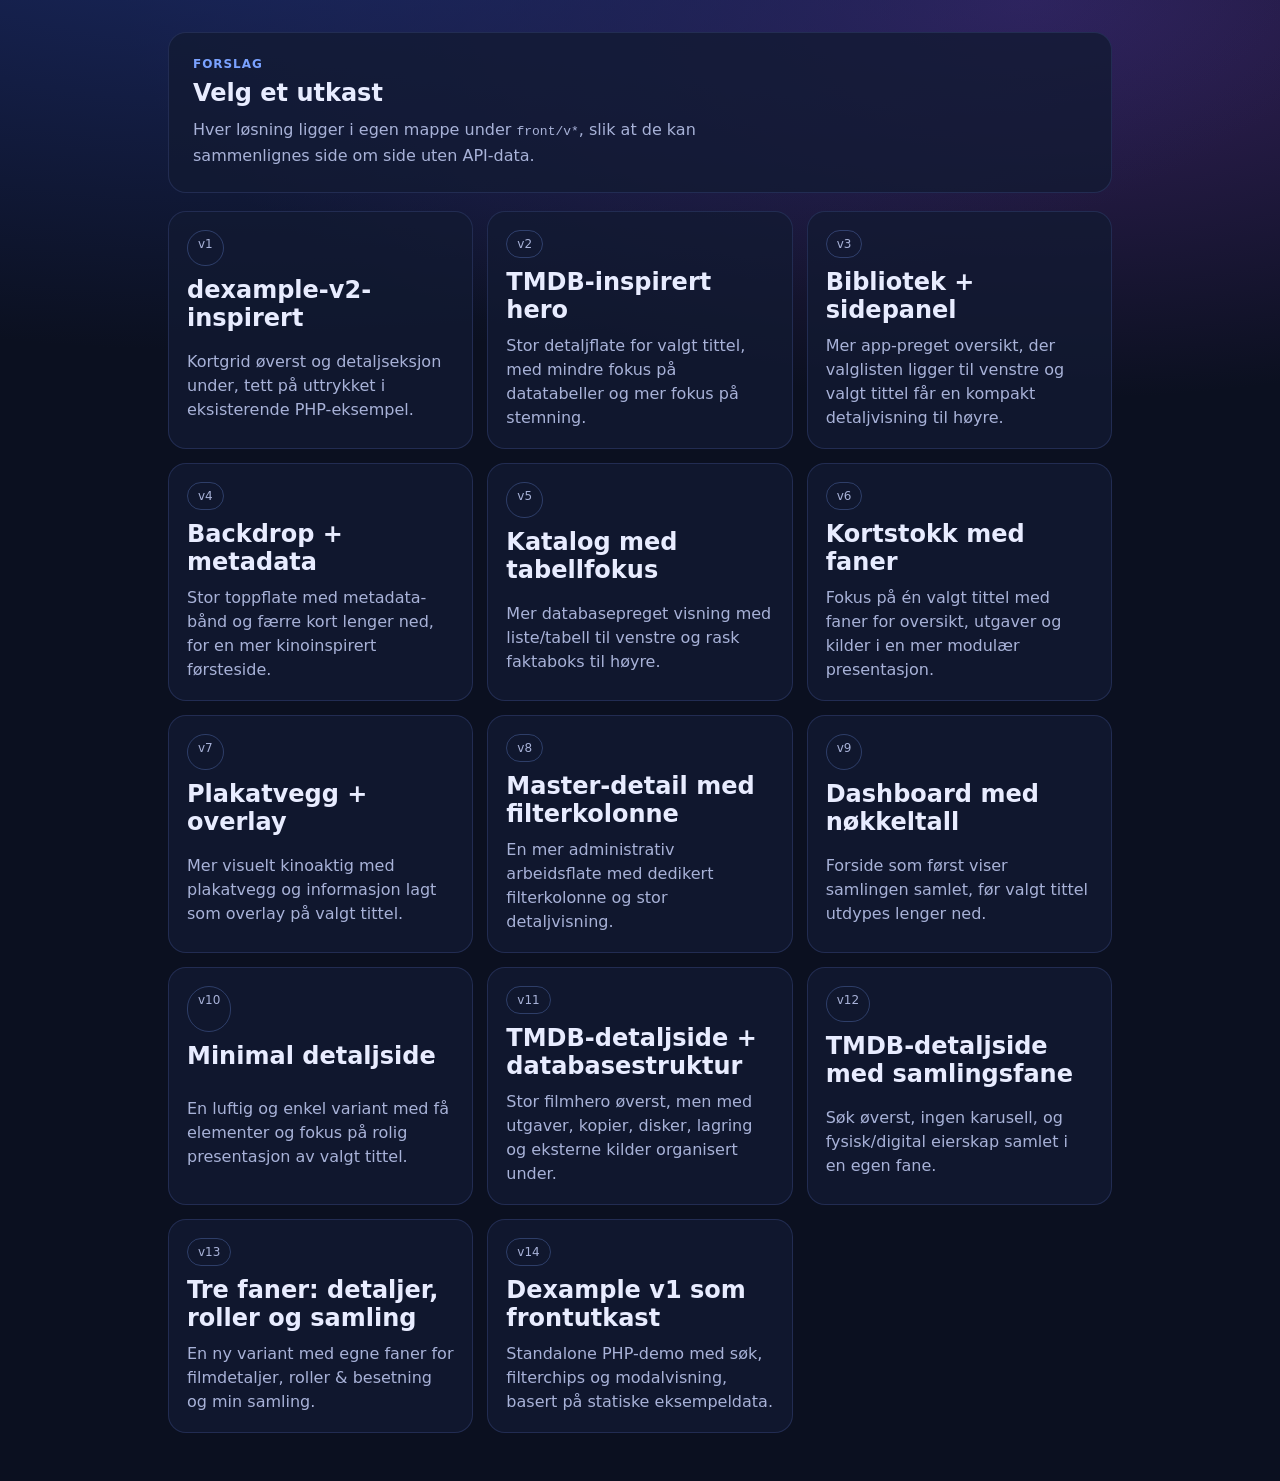
<file: frontend/public/website_template_example/index.html>
<!doctype html>
<html lang="no">
<head>
  <meta charset="utf-8">
  <meta name="viewport" content="width=device-width,initial-scale=1">
  <title>Front-utkast</title>
  <style>
    :root {
      --bg: #0b1020;
      --panel: rgba(18, 26, 51, 0.78);
      --text: #e8ecff;
      --muted: #a8b2d8;
      --line: rgba(37, 48, 87, 0.88);
      --accent: #7aa2ff;
      color-scheme: dark;
      font-family: system-ui, -apple-system, BlinkMacSystemFont, "Segoe UI", sans-serif;
    }
    * { box-sizing: border-box; }
    body {
      margin: 0;
      min-height: 100vh;
      background:
        radial-gradient(1200px 500px at 20% -10%, #1b2a66, transparent),
        radial-gradient(900px 400px at 80% 0%, #35215c, transparent),
        var(--bg);
      color: var(--text);
    }
    main {
      max-width: 980px;
      margin: 0 auto;
      padding: 32px 18px 48px;
    }
    .hero,
    .card {
      background: var(--panel);
      border: 1px solid var(--line);
      border-radius: 18px;
    }
    .hero {
      padding: 24px;
      margin-bottom: 18px;
    }
    .eyebrow {
      margin: 0 0 8px;
      color: var(--accent);
      text-transform: uppercase;
      letter-spacing: .08em;
      font-size: 12px;
      font-weight: 700;
    }
    h1, h2, p { margin: 0; }
    .lead {
      color: var(--muted);
      margin-top: 10px;
      line-height: 1.6;
      max-width: 60ch;
    }
    .grid {
      display: grid;
      grid-template-columns: repeat(auto-fit, minmax(240px, 1fr));
      gap: 14px;
    }
    .card {
      padding: 18px;
      text-decoration: none;
      color: inherit;
      display: grid;
      gap: 10px;
    }
    .card:hover {
      border-color: rgba(122, 162, 255, 0.72);
    }
    .tag {
      width: fit-content;
      padding: 6px 10px;
      border-radius: 999px;
      border: 1px solid rgba(122, 162, 255, 0.28);
      color: var(--muted);
      font-size: 12px;
    }
    .desc {
      color: var(--muted);
      line-height: 1.5;
    }
  </style>
</head>
<body>
  <main>
    <section class="hero">
      <p class="eyebrow">Forslag</p>
      <h1>Velg et utkast</h1>
      <p class="lead">
        Hver løsning ligger i egen mappe under <code>front/v*</code>, slik at de kan sammenlignes side om side uten API-data.
      </p>
    </section>

    <section class="grid">
      <a class="card" href="./v1/index.html">
        <span class="tag">v1</span>
        <h2>dexample-v2-inspirert</h2>
        <p class="desc">Kortgrid øverst og detaljseksjon under, tett på uttrykket i eksisterende PHP-eksempel.</p>
      </a>

      <a class="card" href="./v2/index.html">
        <span class="tag">v2</span>
        <h2>TMDB-inspirert hero</h2>
        <p class="desc">Stor detaljflate for valgt tittel, med mindre fokus på datatabeller og mer fokus på stemning.</p>
      </a>

      <a class="card" href="./v3/index.html">
        <span class="tag">v3</span>
        <h2>Bibliotek + sidepanel</h2>
        <p class="desc">Mer app-preget oversikt, der valglisten ligger til venstre og valgt tittel får en kompakt detaljvisning til høyre.</p>
      </a>

      <a class="card" href="./v4/index.html">
        <span class="tag">v4</span>
        <h2>Backdrop + metadata</h2>
        <p class="desc">Stor toppflate med metadata-bånd og færre kort lenger ned, for en mer kinoinspirert førsteside.</p>
      </a>

      <a class="card" href="./v5/index.html">
        <span class="tag">v5</span>
        <h2>Katalog med tabellfokus</h2>
        <p class="desc">Mer databasepreget visning med liste/tabell til venstre og rask faktaboks til høyre.</p>
      </a>

      <a class="card" href="./v6/index.html">
        <span class="tag">v6</span>
        <h2>Kortstokk med faner</h2>
        <p class="desc">Fokus på én valgt tittel med faner for oversikt, utgaver og kilder i en mer modulær presentasjon.</p>
      </a>

      <a class="card" href="./v7/index.html">
        <span class="tag">v7</span>
        <h2>Plakatvegg + overlay</h2>
        <p class="desc">Mer visuelt kinoaktig med plakatvegg og informasjon lagt som overlay på valgt tittel.</p>
      </a>

      <a class="card" href="./v8/index.html">
        <span class="tag">v8</span>
        <h2>Master-detail med filterkolonne</h2>
        <p class="desc">En mer administrativ arbeidsflate med dedikert filterkolonne og stor detaljvisning.</p>
      </a>

      <a class="card" href="./v9/index.html">
        <span class="tag">v9</span>
        <h2>Dashboard med nøkkeltall</h2>
        <p class="desc">Forside som først viser samlingen samlet, før valgt tittel utdypes lenger ned.</p>
      </a>

      <a class="card" href="./v10/index.html">
        <span class="tag">v10</span>
        <h2>Minimal detaljside</h2>
        <p class="desc">En luftig og enkel variant med få elementer og fokus på rolig presentasjon av valgt tittel.</p>
      </a>

      <a class="card" href="./v11/index.html">
        <span class="tag">v11</span>
        <h2>TMDB-detaljside + databasestruktur</h2>
        <p class="desc">Stor filmhero øverst, men med utgaver, kopier, disker, lagring og eksterne kilder organisert under.</p>
      </a>

      <a class="card" href="./v12/index.html">
        <span class="tag">v12</span>
        <h2>TMDB-detaljside med samlingsfane</h2>
        <p class="desc">Søk øverst, ingen karusell, og fysisk/digital eierskap samlet i en egen fane.</p>
      </a>

      <a class="card" href="./v13/index.html">
        <span class="tag">v13</span>
        <h2>Tre faner: detaljer, roller og samling</h2>
        <p class="desc">En ny variant med egne faner for filmdetaljer, roller &amp; besetning og min samling.</p>
      </a>

      <a class="card" href="./v14/index.php">
        <span class="tag">v14</span>
        <h2>Dexample v1 som frontutkast</h2>
        <p class="desc">Standalone PHP-demo med søk, filterchips og modalvisning, basert på statiske eksempeldata.</p>
      </a>
    </section>
  </main>
</body>
</html>
</file>
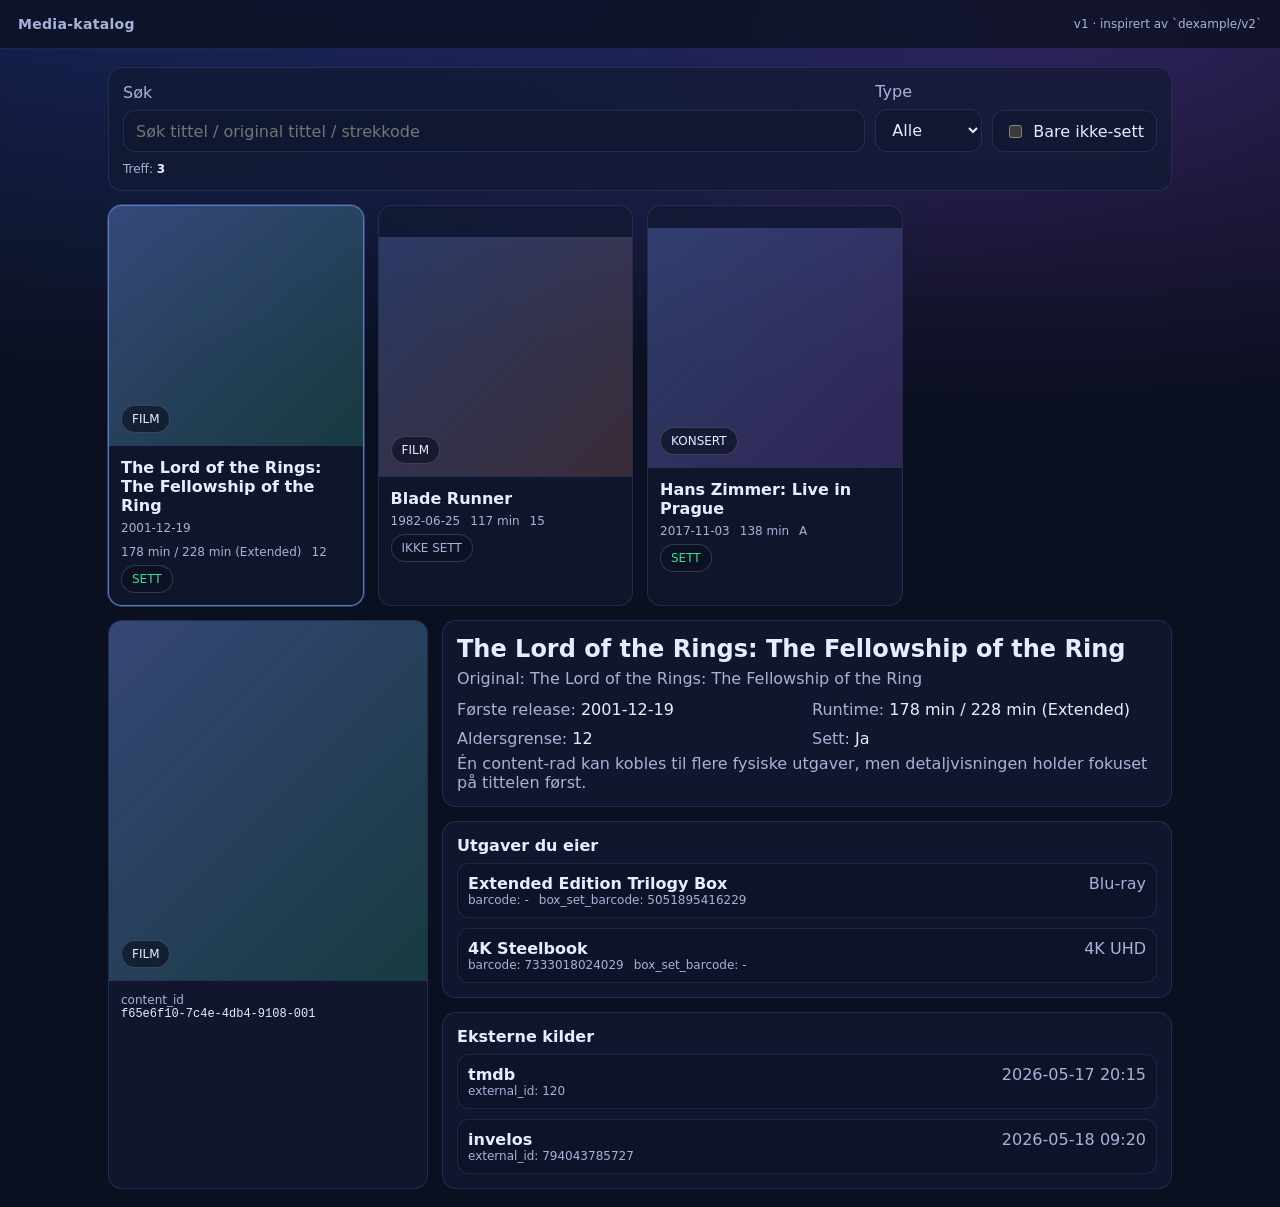
<file: frontend/public/website_template_example/v1/index.html>
<!doctype html>
<html lang="no">
<head>
  <meta charset="utf-8">
  <meta name="viewport" content="width=device-width,initial-scale=1">
  <title>Media-katalog v1</title>
  <link rel="stylesheet" href="style.css">
</head>
<body>
  <header class="site-header">
    <div class="brand">Media-katalog</div>
    <div class="muted small">v1 · inspirert av `dexample/v2`</div>
  </header>

  <main class="page-wrap">
    <section class="panel filter-panel">
      <div class="filter-grid">
        <label class="field field-grow">
          <span>Søk</span>
          <input id="searchInput" type="search" placeholder="Søk tittel / original tittel / strekkode">
        </label>

        <label class="field">
          <span>Type</span>
          <select id="typeFilter">
            <option value="">Alle</option>
            <option value="movie">Film</option>
            <option value="series">Serie</option>
            <option value="concert">Konsert</option>
          </select>
        </label>

        <label class="check-pill">
          <input id="watchedFilter" type="checkbox">
          <span>Bare ikke-sett</span>
        </label>
      </div>

      <div class="result-line muted small">
        Treff: <strong id="resultCount">0</strong>
      </div>
    </section>

    <section id="contentGrid" class="content-grid"></section>
    <section id="detailSection"></section>
  </main>

  <script src="script.js"></script>
</body>
</html>
</file>
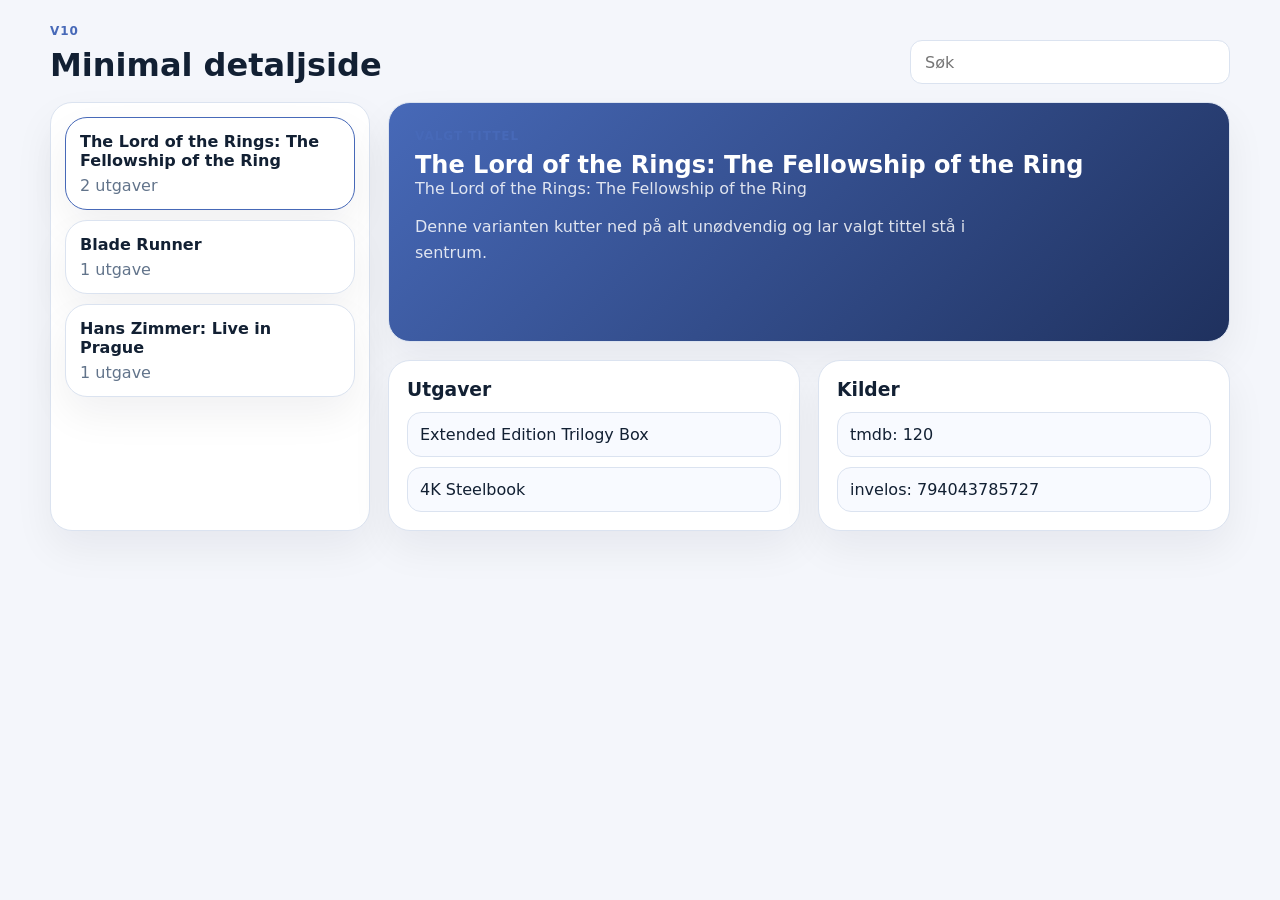
<file: frontend/public/website_template_example/v10/index.html>
<!doctype html>
<html lang="no">
<head>
  <meta charset="utf-8">
  <meta name="viewport" content="width=device-width,initial-scale=1">
  <title>Media-katalog v10</title>
  <link rel="stylesheet" href="style.css">
</head>
<body>
  <main class="page">
    <header class="header">
      <div>
        <p class="eyebrow">v10</p>
        <h1>Minimal detaljside</h1>
      </div>
      <div class="controls">
        <input id="searchInput" type="search" placeholder="Søk">
      </div>
    </header>

    <section class="layout">
      <div id="listPanel" class="list-panel"></div>
      <section id="detailPanel"></section>
    </section>
  </main>

  <script src="script.js"></script>
</body>
</html>
</file>
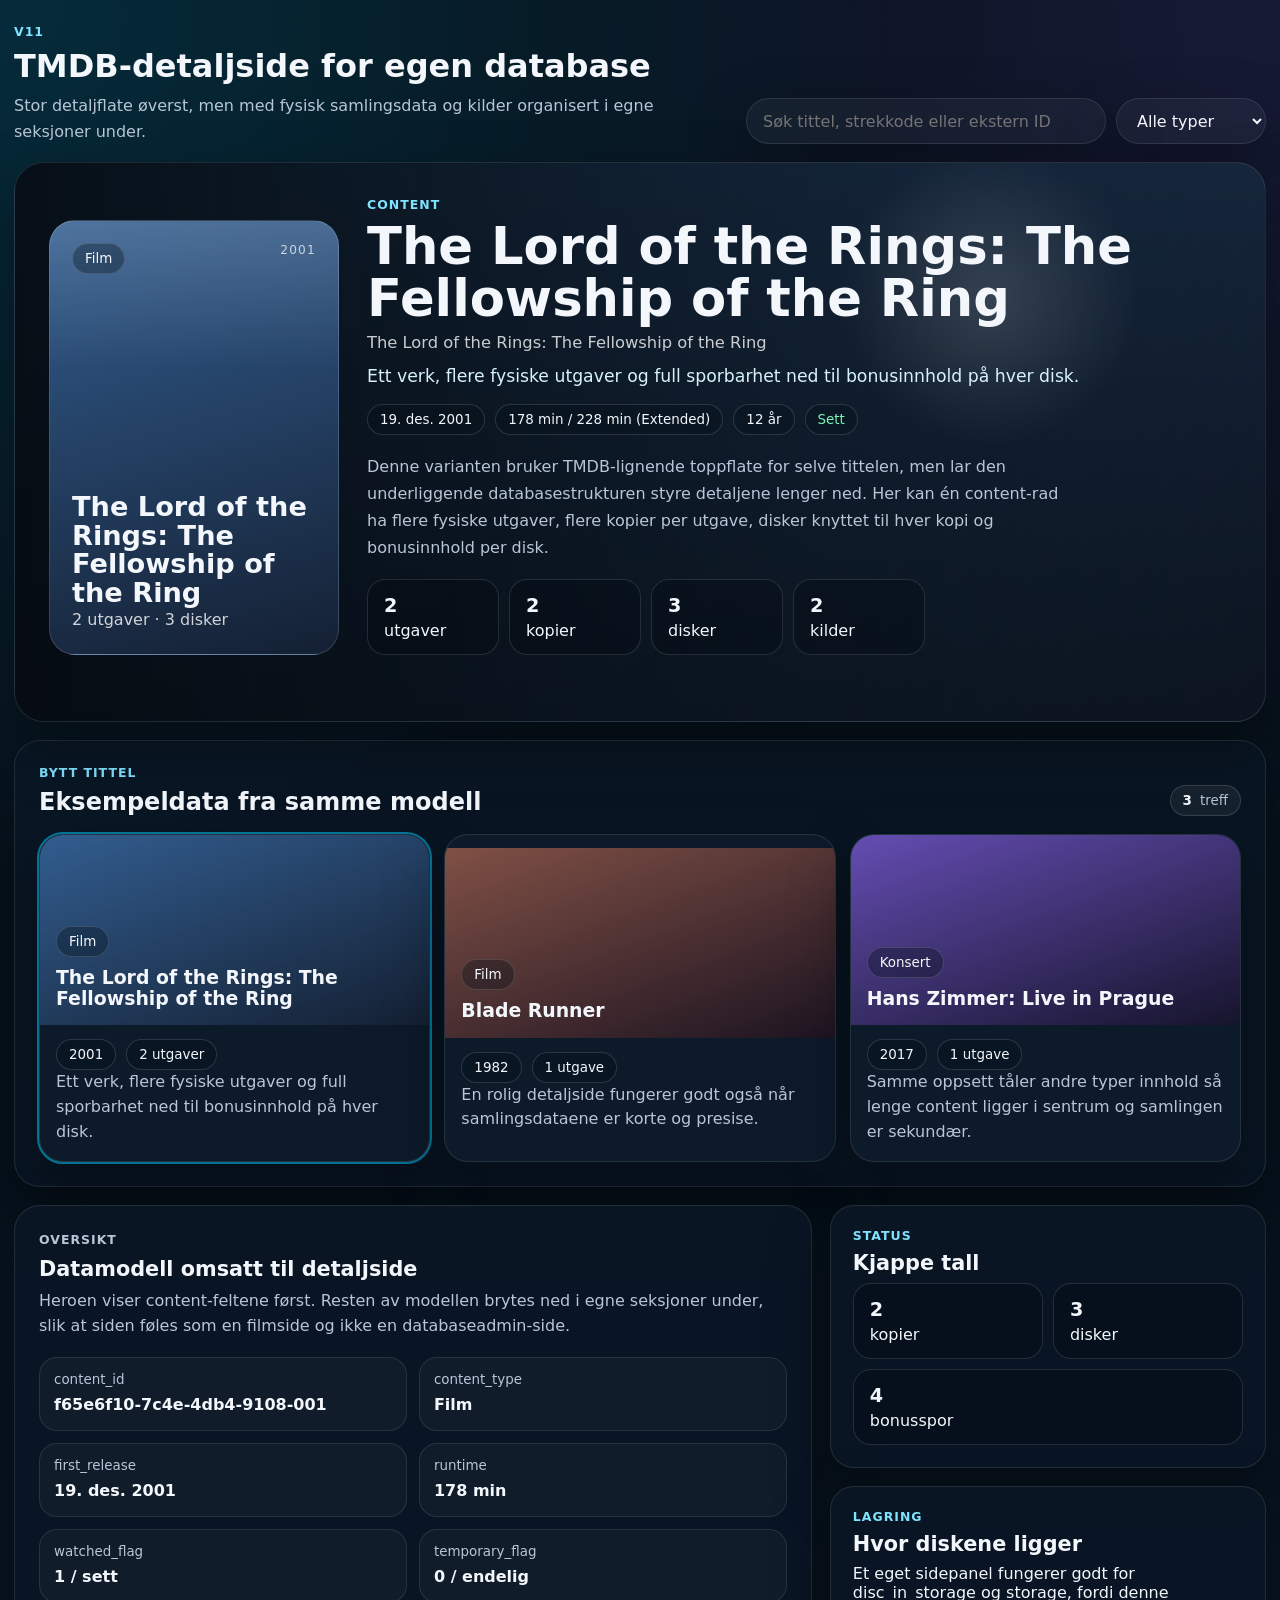
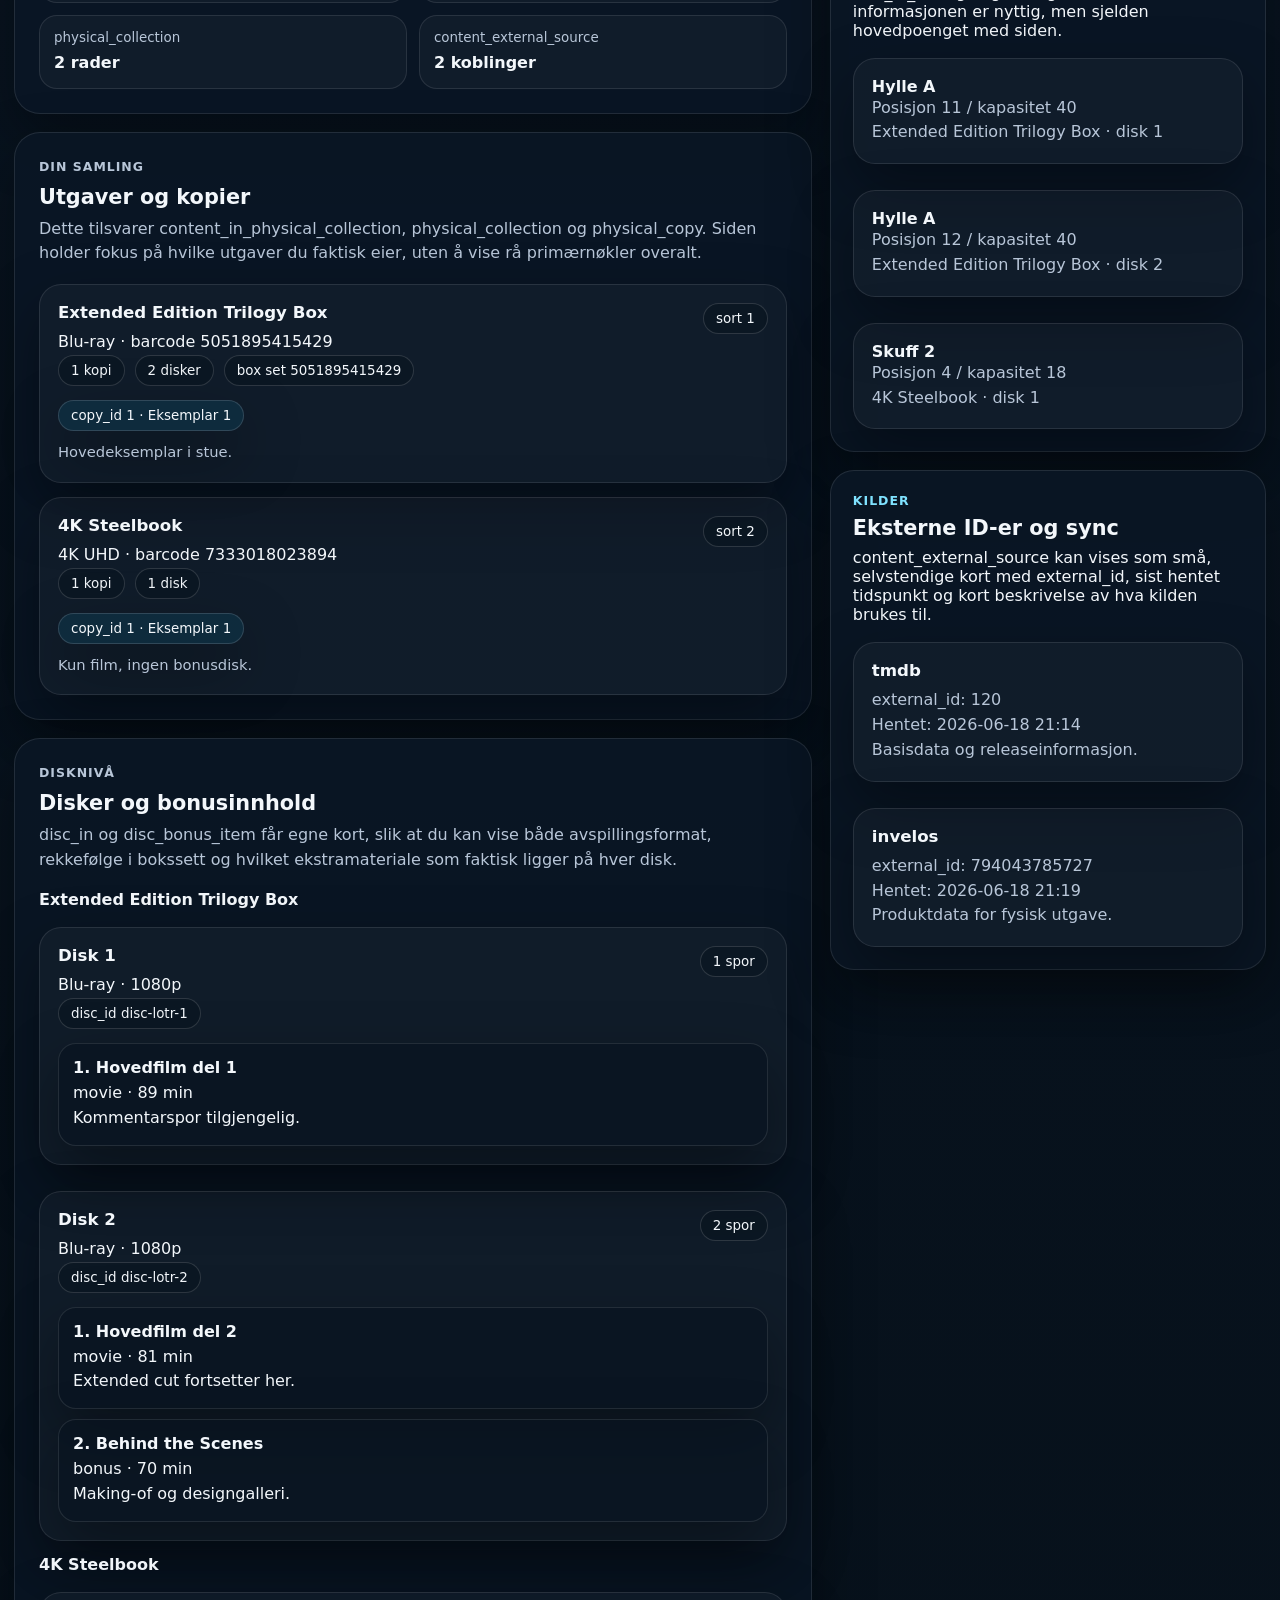
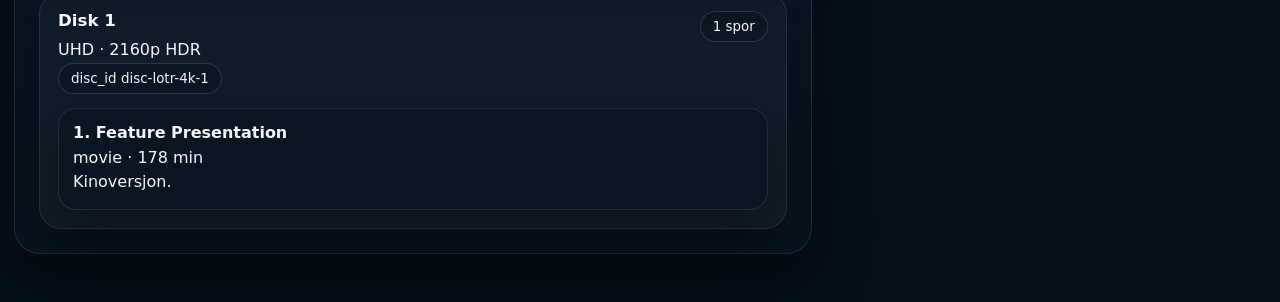
<file: frontend/public/website_template_example/v11/index.html>
<!doctype html>
<html lang="no">
<head>
  <meta charset="utf-8">
  <meta name="viewport" content="width=device-width, initial-scale=1">
  <title>Media-katalog v11</title>
  <link rel="stylesheet" href="style.css">
</head>
<body>
  <main class="page-shell">
    <header class="site-header">
      <div>
        <p class="eyebrow">v11</p>
        <h1>TMDB-detaljside for egen database</h1>
        <p class="intro">Stor detaljflate øverst, men med fysisk samlingsdata og kilder organisert i egne seksjoner under.</p>
      </div>

      <div class="toolbar">
        <input id="searchInput" type="search" placeholder="Søk tittel, strekkode eller ekstern ID">
        <select id="typeFilter">
          <option value="">Alle typer</option>
          <option value="movie">Film</option>
          <option value="series">Serie</option>
          <option value="concert">Konsert</option>
        </select>
      </div>
    </header>

    <section id="heroSection"></section>

    <section class="surface switcher-panel">
      <div class="section-head">
        <div>
          <p class="eyebrow">Bytt tittel</p>
          <h2>Eksempeldata fra samme modell</h2>
        </div>
        <div class="result-badge"><span id="resultCount">0</span> treff</div>
      </div>
      <div id="cardRail" class="card-rail"></div>
    </section>

    <section class="content-grid">
      <div id="mainColumn" class="column-stack"></div>
      <aside id="sideColumn" class="column-stack"></aside>
    </section>
  </main>

  <script src="script.js"></script>
</body>
</html>
</file>
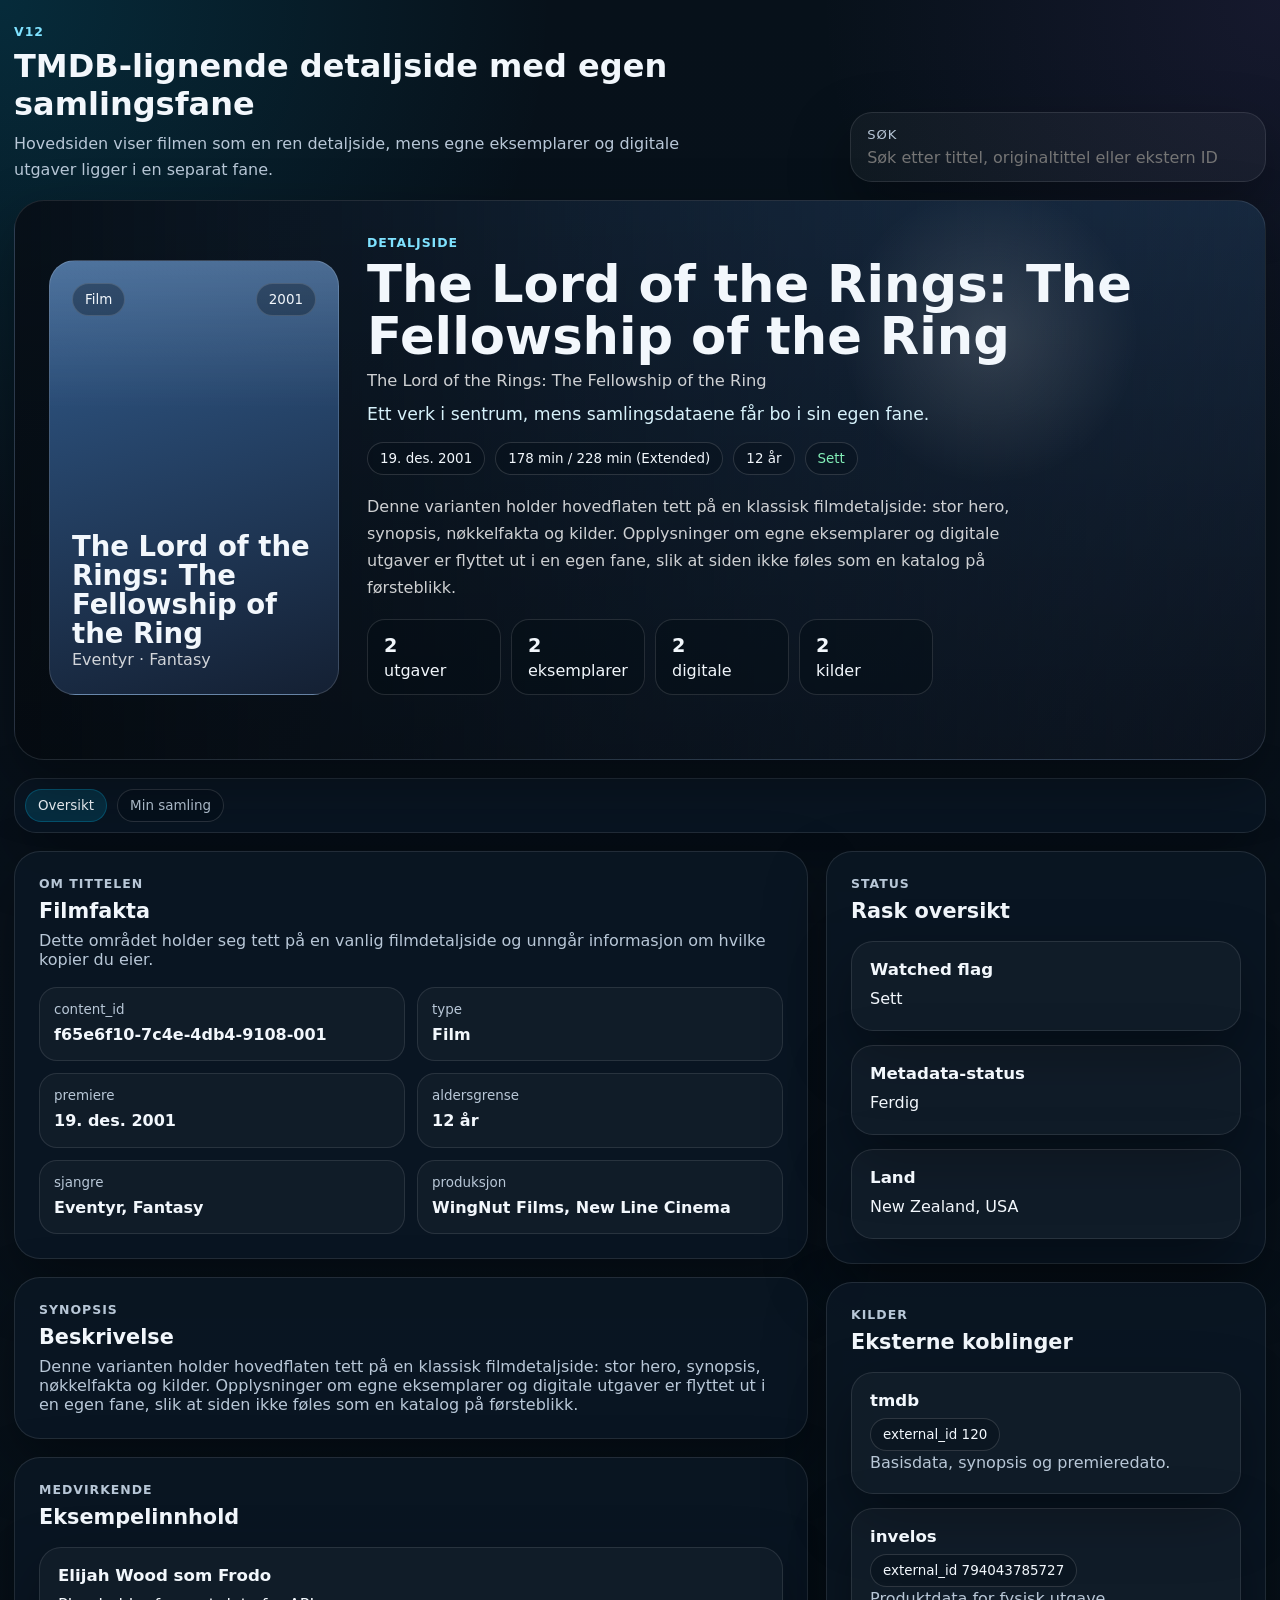
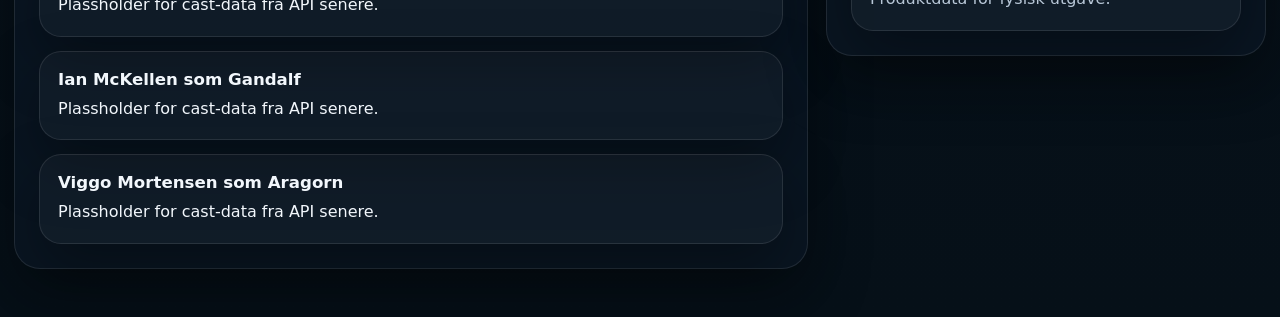
<file: frontend/public/website_template_example/v12/index.html>
<!doctype html>
<html lang="no">
<head>
  <meta charset="utf-8">
  <meta name="viewport" content="width=device-width, initial-scale=1">
  <title>Media-katalog v12</title>
  <link rel="stylesheet" href="style.css">
</head>
<body>
  <main class="page-shell">
    <header class="site-header">
      <div class="brand-block">
        <p class="eyebrow">v12</p>
        <h1>TMDB-lignende detaljside med egen samlingsfane</h1>
        <p class="intro">Hovedsiden viser filmen som en ren detaljside, mens egne eksemplarer og digitale utgaver ligger i en separat fane.</p>
      </div>

      <div class="search-shell">
        <label class="search-box" for="searchInput">
          <span class="search-label">Søk</span>
          <input id="searchInput" type="search" placeholder="Søk etter tittel, originaltittel eller ekstern ID">
        </label>
      </div>
    </header>

    <section id="searchPanel" class="search-panel is-hidden"></section>

    <section id="heroSection"></section>

    <nav id="tabBar" class="tab-bar"></nav>

    <section class="content-layout">
      <div id="mainContent" class="main-content"></div>
      <aside id="sideContent" class="side-content"></aside>
    </section>
  </main>

  <script src="script.js"></script>
</body>
</html>
</file>
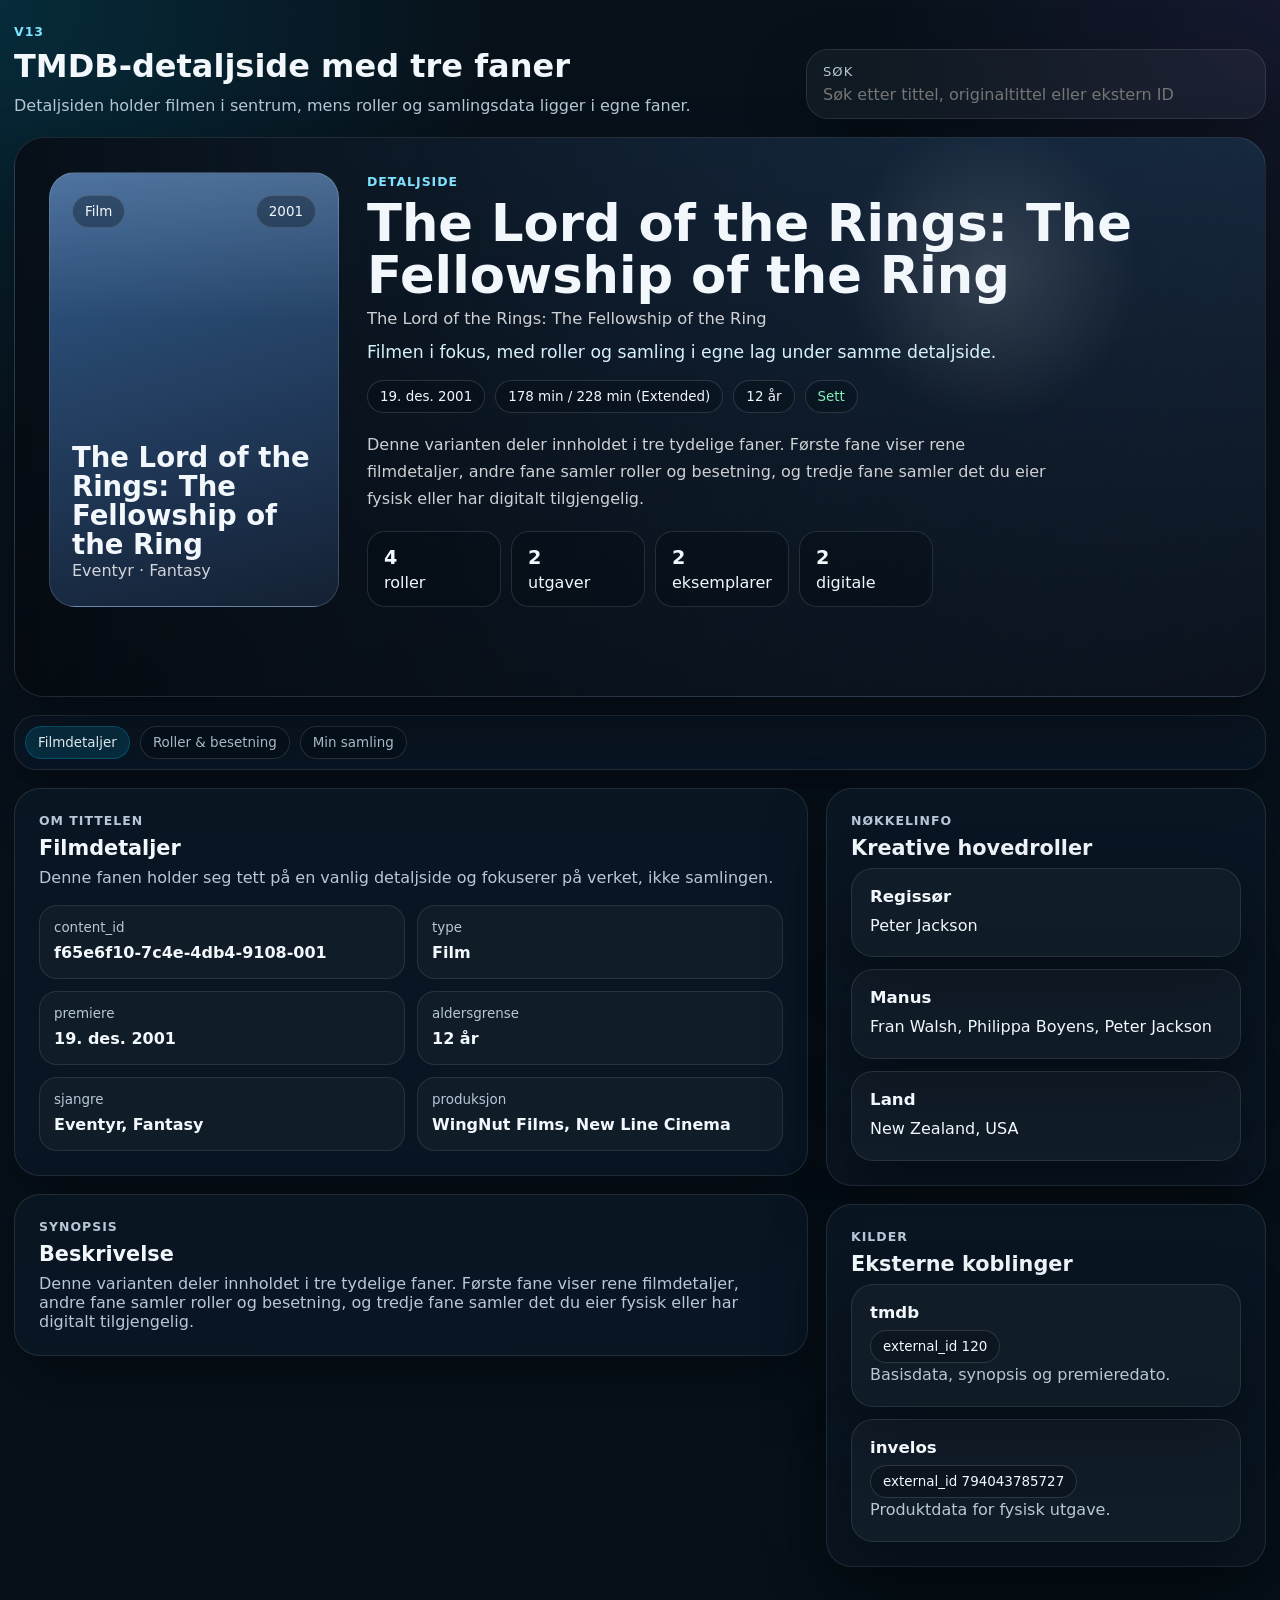
<file: frontend/public/website_template_example/v13/index.html>
<!doctype html>
<html lang="no">
<head>
  <meta charset="utf-8">
  <meta name="viewport" content="width=device-width, initial-scale=1">
  <title>Media-katalog v13</title>
  <link rel="stylesheet" href="style.css">
</head>
<body>
  <main class="page-shell">
    <header class="site-header">
      <div class="brand-block">
        <p class="eyebrow">v13</p>
        <h1>TMDB-detaljside med tre faner</h1>
        <p class="intro">Detaljsiden holder filmen i sentrum, mens roller og samlingsdata ligger i egne faner.</p>
      </div>

      <div class="search-shell">
        <label class="search-box" for="searchInput">
          <span class="search-label">Søk</span>
          <input id="searchInput" type="search" placeholder="Søk etter tittel, originaltittel eller ekstern ID">
        </label>
      </div>
    </header>

    <section id="searchPanel" class="search-panel is-hidden"></section>

    <section id="heroSection"></section>

    <nav id="tabBar" class="tab-bar"></nav>

    <section class="content-layout">
      <div id="mainContent" class="main-content"></div>
      <aside id="sideContent" class="side-content"></aside>
    </section>
  </main>

  <script src="script.js"></script>
</body>
</html>
</file>
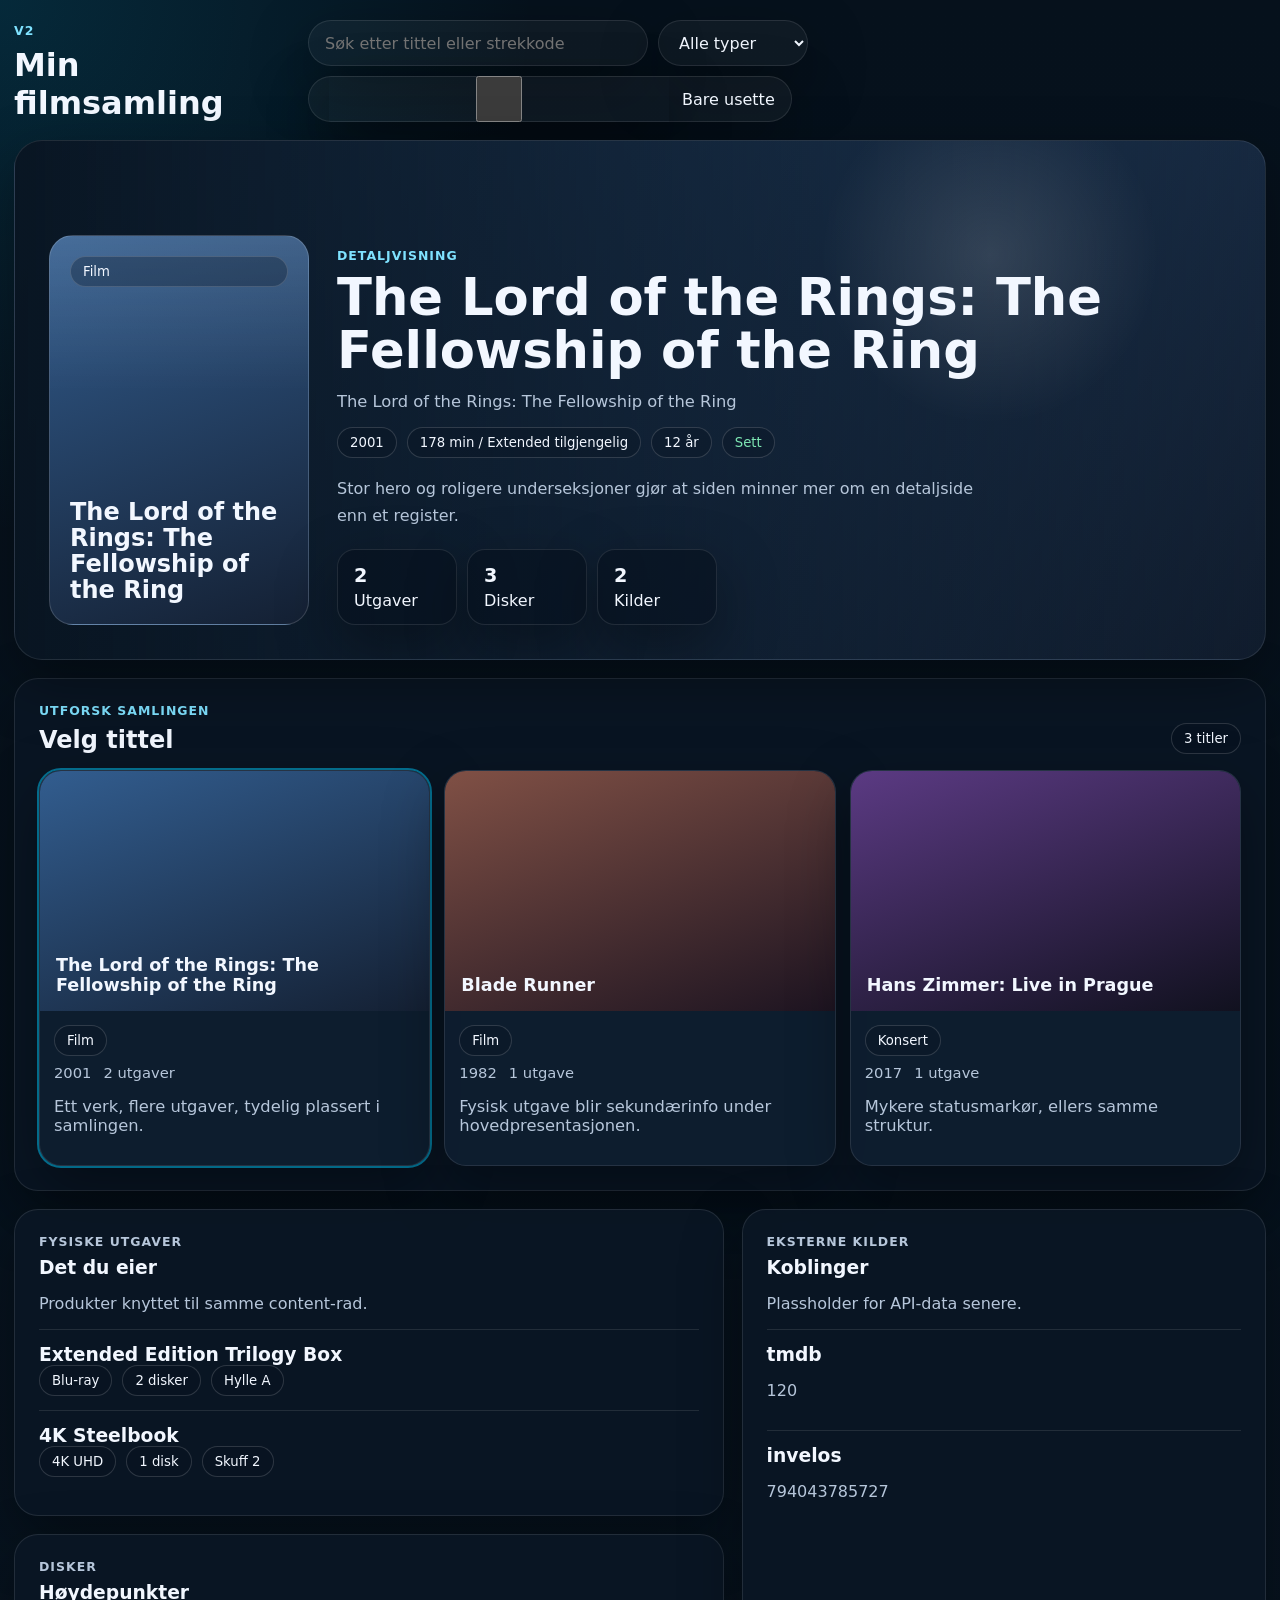
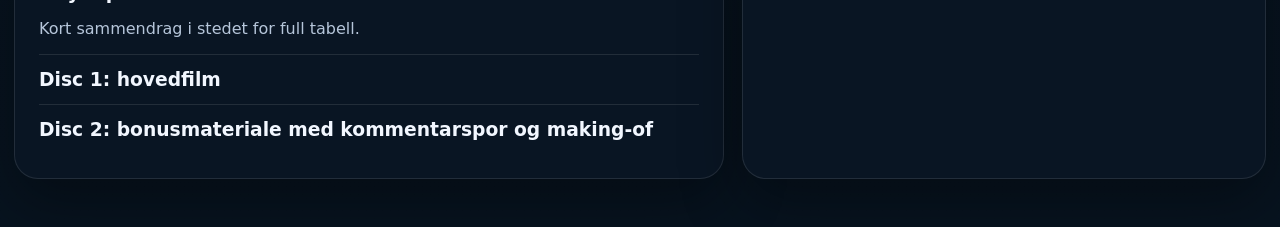
<file: frontend/public/website_template_example/v2/index.html>
<!doctype html>
<html lang="no">
<head>
  <meta charset="utf-8">
  <meta name="viewport" content="width=device-width, initial-scale=1">
  <title>Media-katalog v2</title>
  <link rel="stylesheet" href="style.css">
</head>
<body>
  <div class="page-shell">
    <header class="site-header">
      <div class="brand-block">
        <p class="eyebrow">v2</p>
        <h1>Min filmsamling</h1>
      </div>
      <div class="toolbar">
        <input id="searchInput" type="search" placeholder="Søk etter tittel eller strekkode">
        <select id="typeFilter">
          <option value="">Alle typer</option>
          <option value="movie">Film</option>
          <option value="series">Serie</option>
          <option value="concert">Konsert</option>
        </select>
        <label class="watch-filter">
          <input id="watchedFilter" type="checkbox">
          <span>Bare usette</span>
        </label>
      </div>
    </header>

    <main class="content-shell">
      <section id="heroSection"></section>
      <section class="panel">
        <div class="section-header">
          <div>
            <p class="eyebrow">Utforsk samlingen</p>
            <h2>Velg tittel</h2>
          </div>
          <span id="resultCount" class="result-count"></span>
        </div>
        <div id="cardRail" class="card-rail"></div>
      </section>
      <section id="detailSections" class="detail-sections"></section>
    </main>
  </div>

  <script src="script.js"></script>
</body>
</html>
</file>
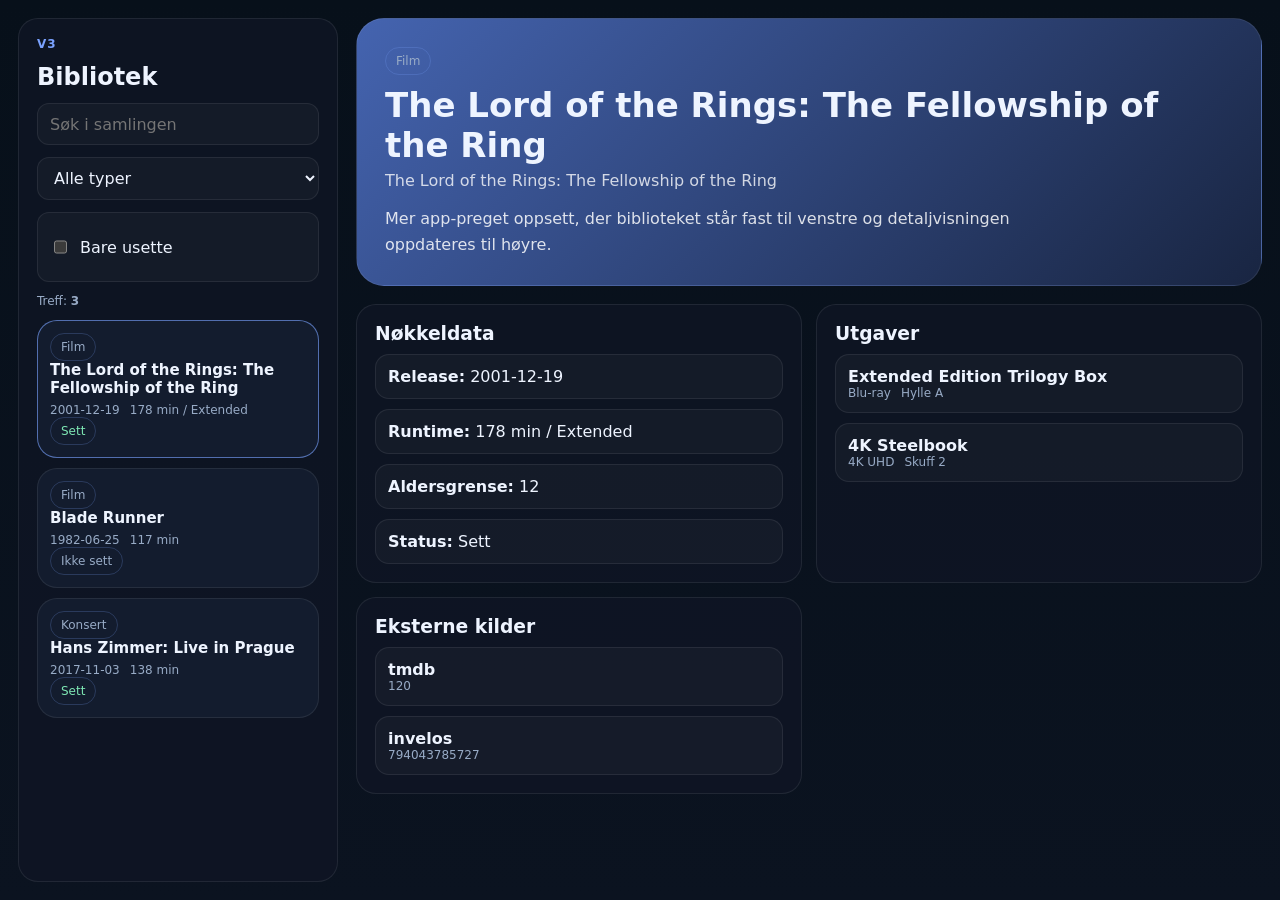
<file: frontend/public/website_template_example/v3/index.html>
<!doctype html>
<html lang="no">
<head>
  <meta charset="utf-8">
  <meta name="viewport" content="width=device-width,initial-scale=1">
  <title>Media-katalog v3</title>
  <link rel="stylesheet" href="style.css">
</head>
<body>
  <main class="app-shell">
    <aside class="sidebar panel">
      <p class="eyebrow">v3</p>
      <h1>Bibliotek</h1>
      <input id="searchInput" type="search" placeholder="Søk i samlingen">
      <select id="typeFilter">
        <option value="">Alle typer</option>
        <option value="movie">Film</option>
        <option value="series">Serie</option>
        <option value="concert">Konsert</option>
      </select>
      <label class="watch-filter">
        <input id="watchedFilter" type="checkbox">
        <span>Bare usette</span>
      </label>
      <div class="muted small">Treff: <strong id="resultCount">0</strong></div>
      <div id="listPanel" class="list-panel"></div>
    </aside>

    <section id="detailPanel" class="detail-panel"></section>
  </main>

  <script src="script.js"></script>
</body>
</html>
</file>
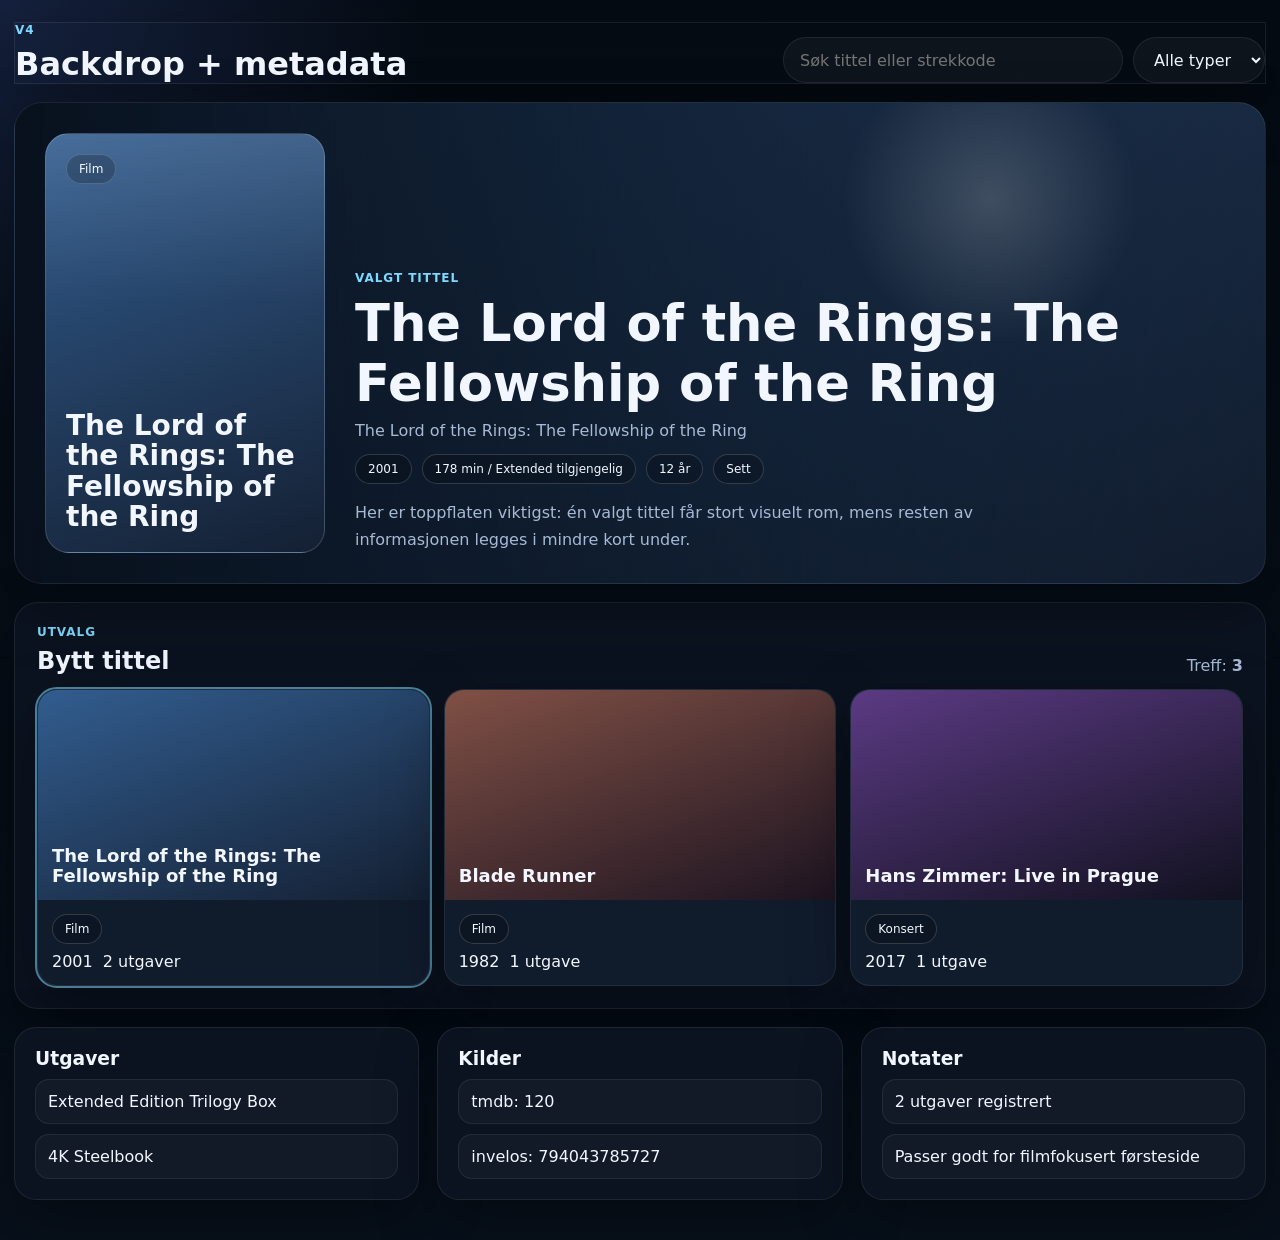
<file: frontend/public/website_template_example/v4/index.html>
<!doctype html>
<html lang="no">
<head>
  <meta charset="utf-8">
  <meta name="viewport" content="width=device-width,initial-scale=1">
  <title>Media-katalog v4</title>
  <link rel="stylesheet" href="style.css">
</head>
<body>
  <main class="page">
    <header class="toolbar">
      <div>
        <p class="eyebrow">v4</p>
        <h1>Backdrop + metadata</h1>
      </div>
      <div class="controls">
        <input id="searchInput" type="search" placeholder="Søk tittel eller strekkode">
        <select id="typeFilter">
          <option value="">Alle typer</option>
          <option value="movie">Film</option>
          <option value="series">Serie</option>
          <option value="concert">Konsert</option>
        </select>
      </div>
    </header>

    <section id="heroSection"></section>

    <section class="panel rail-panel">
      <div class="rail-header">
        <div>
          <p class="eyebrow">Utvalg</p>
          <h2>Bytt tittel</h2>
        </div>
        <div class="muted">Treff: <strong id="resultCount">0</strong></div>
      </div>
      <div id="cardRail" class="card-rail"></div>
    </section>

    <section id="detailGrid" class="detail-grid"></section>
  </main>

  <script src="script.js"></script>
</body>
</html>
</file>
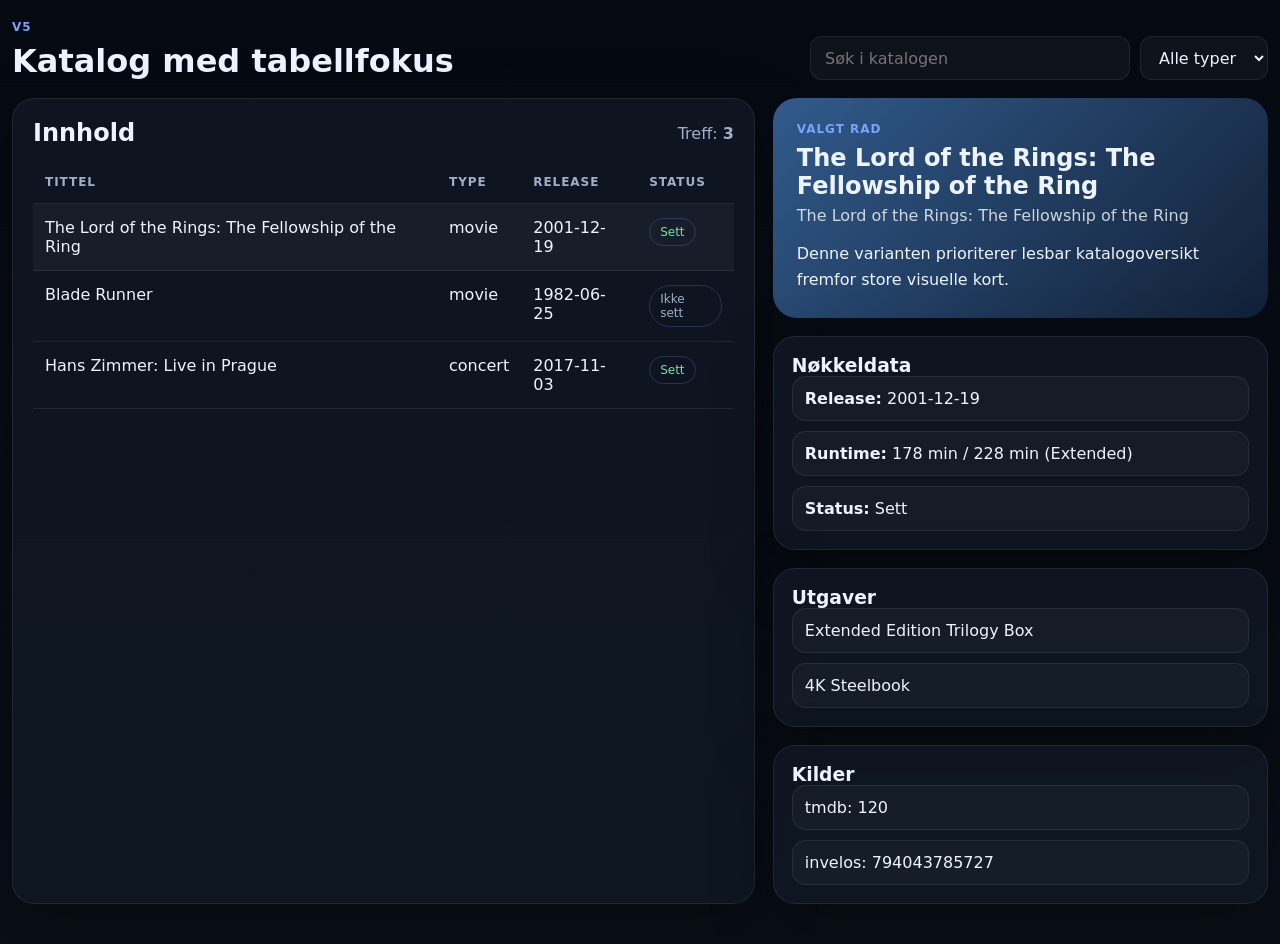
<file: frontend/public/website_template_example/v5/index.html>
<!doctype html>
<html lang="no">
<head>
  <meta charset="utf-8">
  <meta name="viewport" content="width=device-width,initial-scale=1">
  <title>Media-katalog v5</title>
  <link rel="stylesheet" href="style.css">
</head>
<body>
  <main class="page">
    <header class="topbar">
      <div>
        <p class="eyebrow">v5</p>
        <h1>Katalog med tabellfokus</h1>
      </div>
      <div class="tools">
        <input id="searchInput" type="search" placeholder="Søk i katalogen">
        <select id="typeFilter">
          <option value="">Alle typer</option>
          <option value="movie">Film</option>
          <option value="series">Serie</option>
          <option value="concert">Konsert</option>
        </select>
      </div>
    </header>

    <section class="layout">
      <div class="panel">
        <div class="table-head">
          <h2>Innhold</h2>
          <div class="muted">Treff: <strong id="resultCount">0</strong></div>
        </div>
        <div class="table-wrap">
          <table>
            <thead>
              <tr>
                <th>Tittel</th>
                <th>Type</th>
                <th>Release</th>
                <th>Status</th>
              </tr>
            </thead>
            <tbody id="tableBody"></tbody>
          </table>
        </div>
      </div>

      <section id="detailPanel"></section>
    </section>
  </main>

  <script src="script.js"></script>
</body>
</html>
</file>
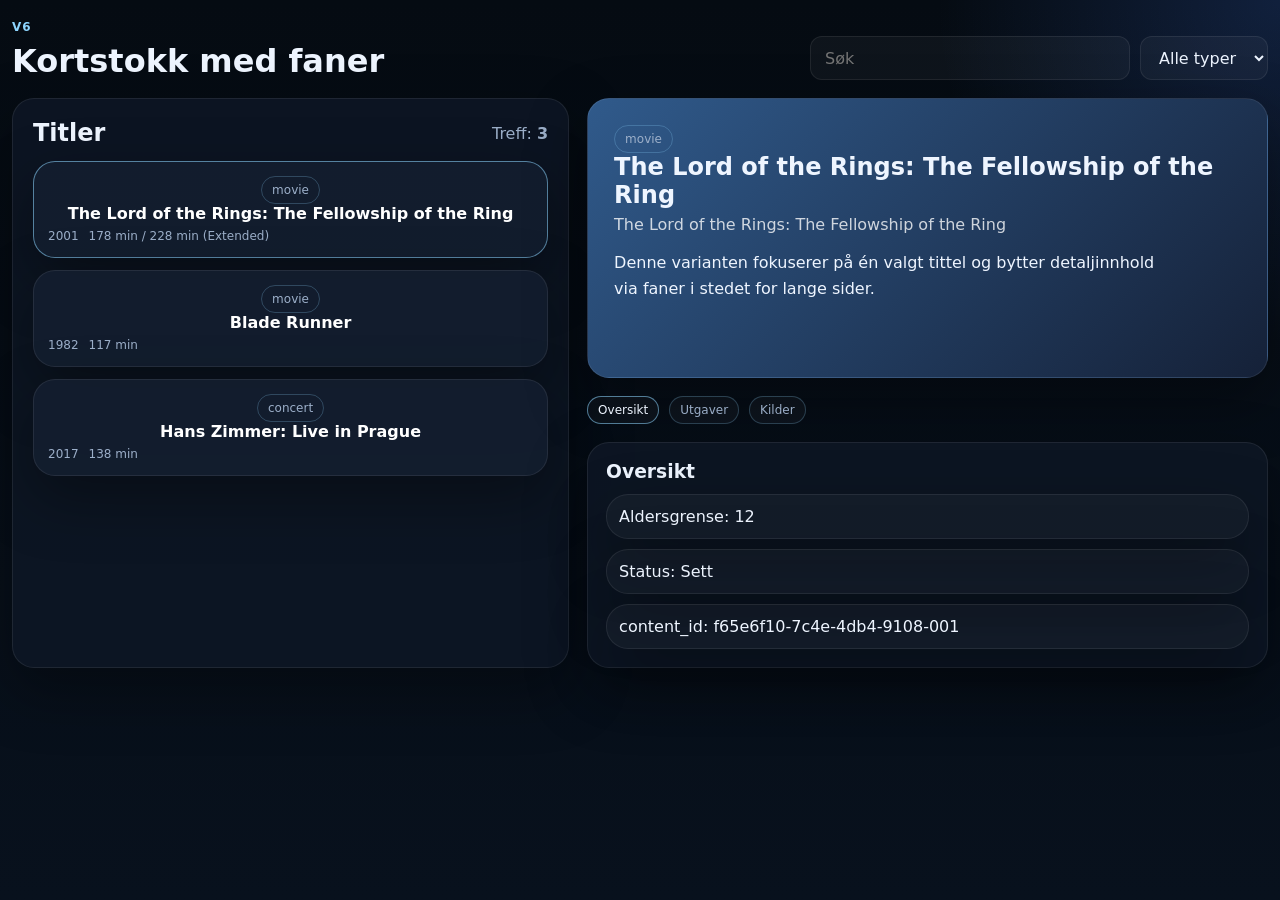
<file: frontend/public/website_template_example/v6/index.html>
<!doctype html>
<html lang="no">
<head>
  <meta charset="utf-8">
  <meta name="viewport" content="width=device-width,initial-scale=1">
  <title>Media-katalog v6</title>
  <link rel="stylesheet" href="style.css">
</head>
<body>
  <main class="page">
    <header class="header">
      <div>
        <p class="eyebrow">v6</p>
        <h1>Kortstokk med faner</h1>
      </div>
      <div class="controls">
        <input id="searchInput" type="search" placeholder="Søk">
        <select id="typeFilter">
          <option value="">Alle typer</option>
          <option value="movie">Film</option>
          <option value="series">Serie</option>
          <option value="concert">Konsert</option>
        </select>
      </div>
    </header>

    <section class="layout">
      <div class="panel">
        <div class="list-head">
          <h2>Titler</h2>
          <div class="muted">Treff: <strong id="resultCount">0</strong></div>
        </div>
        <div id="cardGrid" class="card-grid"></div>
      </div>

      <section id="detailPanel" class="detail-panel"></section>
    </section>
  </main>

  <script src="script.js"></script>
</body>
</html>
</file>
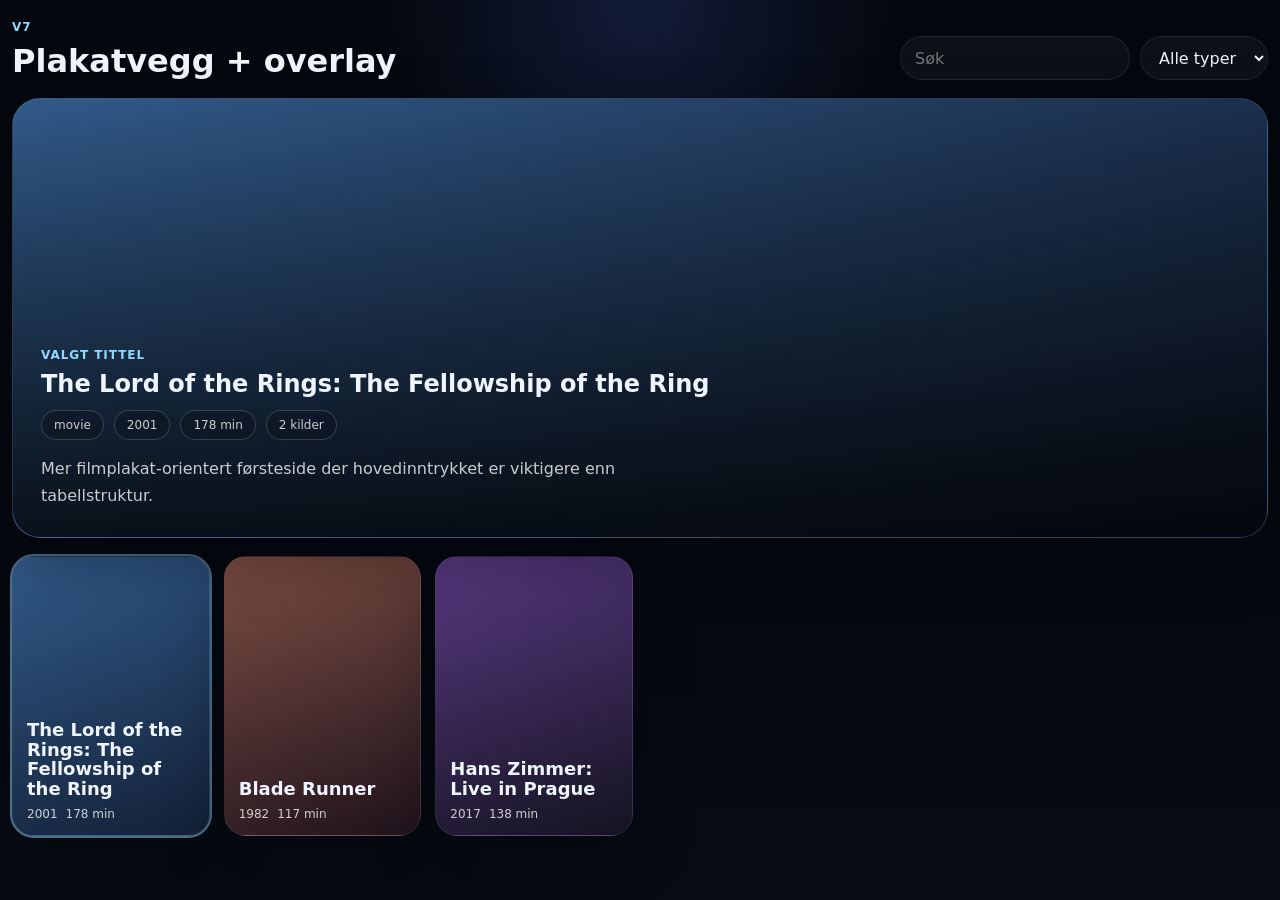
<file: frontend/public/website_template_example/v7/index.html>
<!doctype html>
<html lang="no">
<head>
  <meta charset="utf-8">
  <meta name="viewport" content="width=device-width,initial-scale=1">
  <title>Media-katalog v7</title>
  <link rel="stylesheet" href="style.css">
</head>
<body>
  <main class="page">
    <header class="header">
      <div>
        <p class="eyebrow">v7</p>
        <h1>Plakatvegg + overlay</h1>
      </div>
      <div class="controls">
        <input id="searchInput" type="search" placeholder="Søk">
        <select id="typeFilter">
          <option value="">Alle typer</option>
          <option value="movie">Film</option>
          <option value="series">Serie</option>
          <option value="concert">Konsert</option>
        </select>
      </div>
    </header>

    <section id="heroSection"></section>
    <section id="posterWall" class="poster-wall"></section>
  </main>

  <script src="script.js"></script>
</body>
</html>
</file>
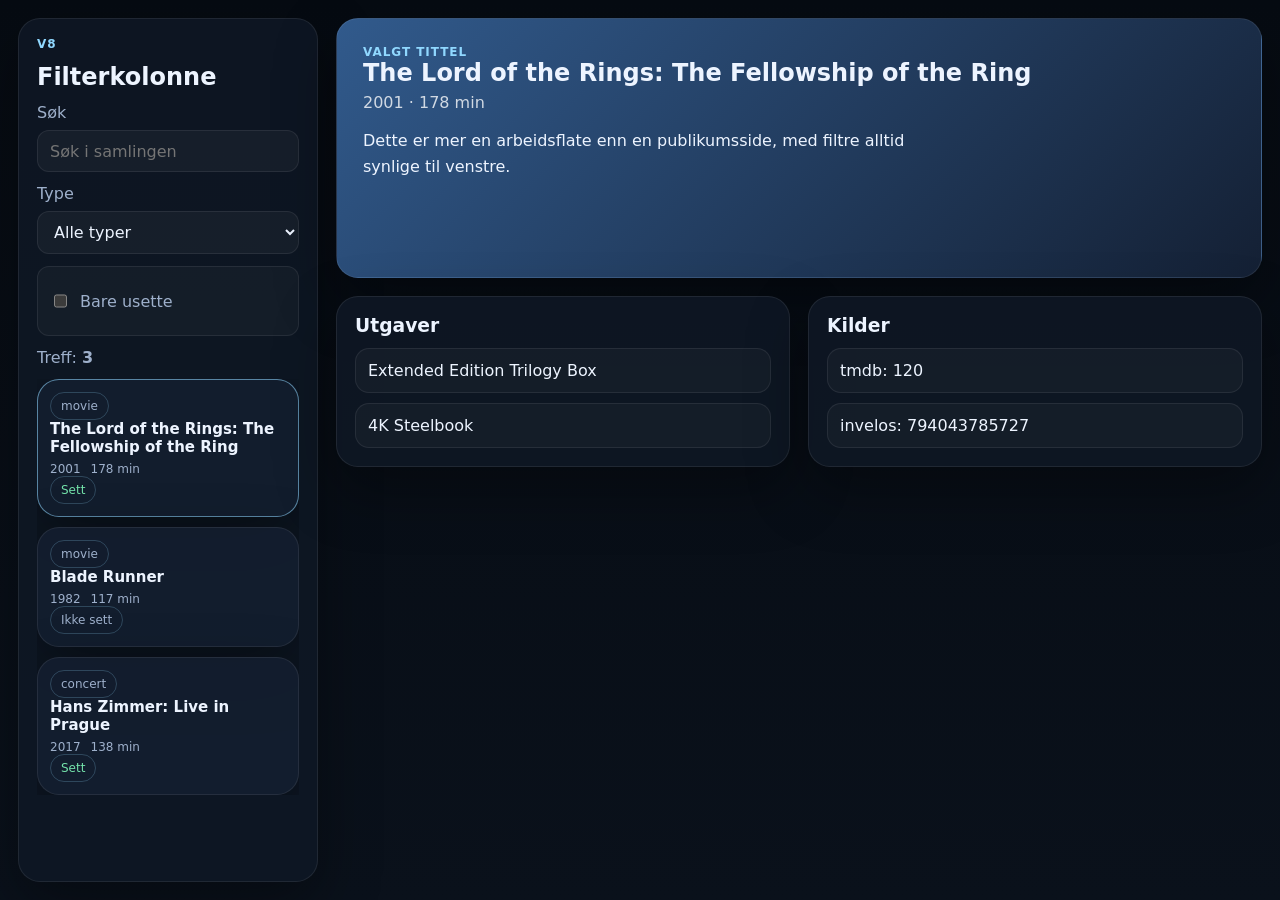
<file: frontend/public/website_template_example/v8/index.html>
<!doctype html>
<html lang="no">
<head>
  <meta charset="utf-8">
  <meta name="viewport" content="width=device-width,initial-scale=1">
  <title>Media-katalog v8</title>
  <link rel="stylesheet" href="style.css">
</head>
<body>
  <main class="app">
    <aside class="filters">
      <p class="eyebrow">v8</p>
      <h1>Filterkolonne</h1>
      <label>
        <span>Søk</span>
        <input id="searchInput" type="search" placeholder="Søk i samlingen">
      </label>
      <label>
        <span>Type</span>
        <select id="typeFilter">
          <option value="">Alle typer</option>
          <option value="movie">Film</option>
          <option value="series">Serie</option>
          <option value="concert">Konsert</option>
        </select>
      </label>
      <label class="check">
        <input id="watchedFilter" type="checkbox">
        <span>Bare usette</span>
      </label>
      <div class="muted">Treff: <strong id="resultCount">0</strong></div>
      <div id="listPanel" class="list-panel"></div>
    </aside>

    <section id="detailPanel" class="detail-panel"></section>
  </main>

  <script src="script.js"></script>
</body>
</html>
</file>
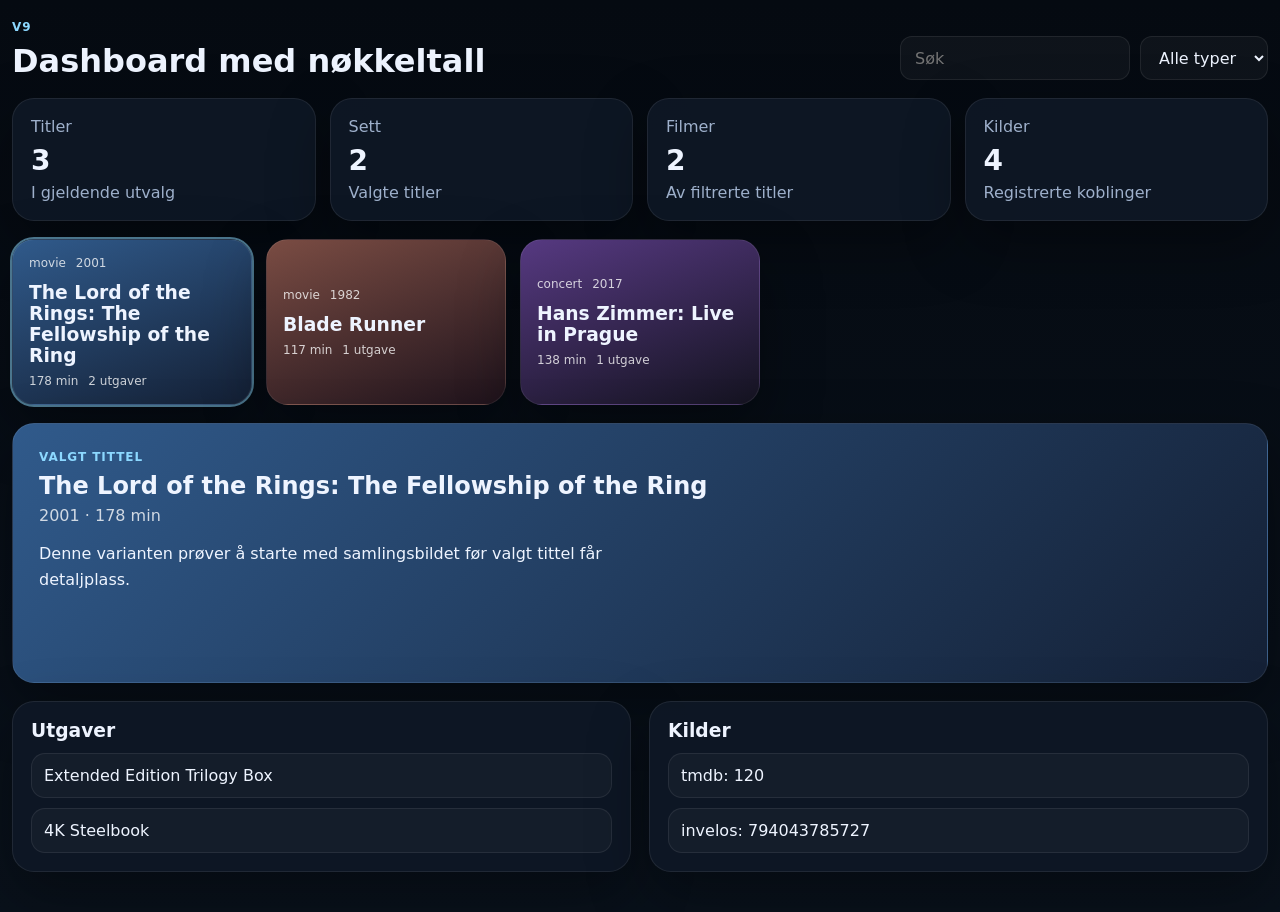
<file: frontend/public/website_template_example/v9/index.html>
<!doctype html>
<html lang="no">
<head>
  <meta charset="utf-8">
  <meta name="viewport" content="width=device-width,initial-scale=1">
  <title>Media-katalog v9</title>
  <link rel="stylesheet" href="style.css">
</head>
<body>
  <main class="page">
    <header class="header">
      <div>
        <p class="eyebrow">v9</p>
        <h1>Dashboard med nøkkeltall</h1>
      </div>
      <div class="controls">
        <input id="searchInput" type="search" placeholder="Søk">
        <select id="typeFilter">
          <option value="">Alle typer</option>
          <option value="movie">Film</option>
          <option value="series">Serie</option>
          <option value="concert">Konsert</option>
        </select>
      </div>
    </header>

    <section id="statsRow" class="stats-row"></section>
    <section id="listGrid" class="list-grid"></section>
    <section id="detailPanel"></section>
  </main>

  <script src="script.js"></script>
</body>
</html>
</file>
<file: frontend/public/website_template_example/v1/style.css>
:root {
  --bg: #0b1020;
  --panel: rgba(18, 26, 51, 0.72);
  --text: #e8ecff;
  --muted: #a8b2d8;
  --line: rgba(37, 48, 87, 0.88);
  --good: #3ddc97;
  color-scheme: dark;
  font-family: system-ui, -apple-system, BlinkMacSystemFont, "Segoe UI", sans-serif;
}
* { box-sizing: border-box; }
body {
  margin: 0;
  background:
    radial-gradient(1200px 500px at 20% -10%, #1b2a66, transparent),
    radial-gradient(900px 400px at 80% 0%, #35215c, transparent),
    var(--bg);
  color: var(--text);
}
button, input, select { font: inherit; }
.site-header {
  position: sticky;
  top: 0;
  z-index: 10;
  display: flex;
  justify-content: space-between;
  gap: 12px;
  align-items: center;
  padding: 16px 18px;
  backdrop-filter: blur(10px);
  background: rgba(11, 16, 32, 0.76);
  border-bottom: 1px solid rgba(37, 48, 87, 0.7);
}
.brand { font-size: 14px; font-weight: 700; letter-spacing: 0.3px; color: var(--muted); }
.page-wrap { max-width: 1100px; margin: 0 auto; padding: 18px; }
.panel { background: var(--panel); border: 1px solid var(--line); border-radius: 14px; padding: 14px; }
.filter-panel { display: grid; gap: 10px; }
.filter-grid { display: flex; gap: 10px; flex-wrap: wrap; align-items: end; }
.field { display: grid; gap: 8px; }
.field-grow { flex: 1; min-width: 280px; }
.field span, .muted { color: var(--muted); }
.small { font-size: 12px; }
.field input, .field select {
  min-height: 42px; padding: 10px 12px; border-radius: 12px;
  border: 1px solid var(--line); background: rgba(15, 23, 48, 0.6); color: var(--text); outline: 0;
}
.check-pill {
  display: inline-flex; align-items: center; gap: 8px; padding: 10px 12px; min-height: 42px;
  border-radius: 12px; border: 1px solid var(--line); background: rgba(15, 23, 48, 0.6); user-select: none;
}
.result-line strong { color: var(--text); }
.content-grid {
  display: grid; grid-template-columns: repeat(auto-fill, minmax(220px, 1fr));
  gap: 14px; margin-top: 14px;
}
.content-card {
  width: 100%; padding: 0; overflow: hidden; text-align: left; color: inherit; cursor: pointer;
  border: 1px solid var(--line); border-radius: 14px; background: rgba(18, 26, 51, 0.68);
}
.content-card.is-active { border-color: rgba(122, 162, 255, 0.72); box-shadow: 0 0 0 1px rgba(122, 162, 255, 0.3); }
.cover-block {
  height: 240px; display: flex; align-items: flex-end; padding: 12px;
  border-bottom: 1px solid rgba(37, 48, 87, 0.8);
  background: linear-gradient(135deg, var(--card-start), var(--card-end));
}
.type-pill, .status-pill {
  display: inline-flex; align-items: center; padding: 6px 10px; border-radius: 999px;
  background: rgba(11, 16, 32, 0.66); border: 1px solid rgba(232, 236, 255, 0.18); font-size: 12px;
}
.card-body { display: grid; gap: 6px; padding: 12px; }
.card-title { font-size: 16px; font-weight: 800; }
.meta-line { display: flex; gap: 10px; flex-wrap: wrap; font-size: 12px; color: var(--muted); }
.status-pill { width: fit-content; color: var(--muted); }
.status-pill.good { color: var(--good); }
.detail-wrap { display: grid; grid-template-columns: 320px 1fr; gap: 14px; margin-top: 14px; }
.poster-panel { padding: 0; overflow: hidden; }
.poster-hero {
  height: 360px; display: flex; align-items: flex-end; padding: 12px;
  border-bottom: 1px solid rgba(37, 48, 87, 0.8); background: linear-gradient(135deg, var(--hero-start), var(--hero-end));
}
.poster-panel .meta-box { padding: 12px; }
.mono { font-family: ui-monospace, SFMono-Regular, Menlo, monospace; font-size: 12px; }
.detail-stack { display: grid; gap: 14px; }
.detail-title { font-size: 24px; font-weight: 900; }
.detail-subtitle { margin-top: 6px; color: var(--muted); }
.facts-grid { display: grid; grid-template-columns: 1fr 1fr; gap: 10px; margin-top: 12px; }
.section-title { font-weight: 900; margin-bottom: 8px; }
.item-list { display: grid; gap: 10px; }
.list-item {
  padding: 10px; border-radius: 12px; border: 1px solid rgba(37, 48, 87, 0.7);
  background: rgba(11, 16, 32, 0.35);
}
.list-item-head { display: flex; justify-content: space-between; gap: 10px; flex-wrap: wrap; }
.list-item-title { font-weight: 800; }
.empty-state { margin-top: 14px; padding: 24px; text-align: center; }
@media (max-width: 860px) {
  .detail-wrap, .facts-grid { grid-template-columns: 1fr; }
}
</file>
<file: frontend/public/website_template_example/v10/style.css>
:root {
  --bg: #f4f6fb;
  --panel: #ffffff;
  --line: #dbe3f0;
  --text: #122033;
  --muted: #62748b;
  --accent: #4769b8;
  font-family: Inter, system-ui, sans-serif;
}
* { box-sizing: border-box; }
body { margin: 0; min-height: 100vh; background: var(--bg); color: var(--text); }
button, input { font: inherit; }
.page { width: min(1180px, calc(100% - 24px)); margin: 0 auto; padding: 24px 0 40px; display: grid; gap: 18px; }
.header { display: flex; justify-content: space-between; gap: 16px; align-items: end; }
.eyebrow { margin: 0 0 8px; color: var(--accent); text-transform: uppercase; letter-spacing: .08em; font-size: 12px; font-weight: 700; }
h1, h2, h3, p { margin: 0; }
.controls input {
  min-height: 44px; padding: 0 14px; border-radius: 12px; border: 1px solid var(--line);
  background: var(--panel); color: var(--text); width: min(320px, 70vw);
}
.layout { display: grid; grid-template-columns: 320px minmax(0, 1fr); gap: 18px; }
.list-panel, .hero, .card, .detail-card {
  border: 1px solid var(--line); border-radius: 22px; background: var(--panel); box-shadow: 0 18px 40px rgba(16, 24, 40, .06);
}
.list-panel { padding: 14px; display: grid; gap: 10px; align-content: start; }
.card {
  padding: 14px; text-align: left; color: inherit; cursor: pointer;
}
.card.is-active { border-color: var(--accent); }
.card h3 { margin-bottom: 6px; font-size: 16px; }
.muted { color: var(--muted); }
.hero {
  min-height: 240px; padding: 26px;
  background: linear-gradient(135deg, var(--hero-start), var(--hero-end));
  color: white;
}
.hero .subtitle, .hero .summary { color: rgba(255,255,255,.84); }
.hero .summary { margin-top: 16px; line-height: 1.6; max-width: 56ch; }
.detail-grid { display: grid; grid-template-columns: 1fr 1fr; gap: 18px; margin-top: 18px; }
.detail-card { padding: 18px; }
.stack { display: grid; gap: 10px; margin-top: 12px; }
.item { padding: 12px; border-radius: 14px; background: #f8faff; border: 1px solid var(--line); }
@media (max-width: 900px) {
  .layout, .detail-grid, .header { grid-template-columns: 1fr; display: grid; }
}
</file>
<file: frontend/public/website_template_example/v11/style.css>
:root {
  --bg: #08131f;
  --bg-soft: #0d1c2d;
  --panel: rgba(11, 23, 37, 0.9);
  --panel-soft: rgba(14, 28, 45, 0.84);
  --line: rgba(255, 255, 255, 0.1);
  --line-strong: rgba(255, 255, 255, 0.18);
  --text: #f3f7fb;
  --muted: #b8c6d8;
  --accent: #01b4e4;
  --accent-soft: rgba(1, 180, 228, 0.18);
  --good: #80f2b8;
  --warn: #ffd27b;
  --danger: #ff9fad;
  color-scheme: dark;
  font-family: Inter, system-ui, -apple-system, BlinkMacSystemFont, "Segoe UI", sans-serif;
}

* { box-sizing: border-box; }

body {
  margin: 0;
  min-height: 100vh;
  background:
    radial-gradient(circle at top left, rgba(1, 180, 228, 0.16), transparent 24%),
    radial-gradient(circle at top right, rgba(148, 92, 255, 0.12), transparent 20%),
    linear-gradient(180deg, #06111a 0%, var(--bg) 44%, #07111b 100%);
  color: var(--text);
}

button, input, select { font: inherit; }

.page-shell {
  width: min(1380px, calc(100% - 28px));
  margin: 0 auto;
  padding: 24px 0 48px;
  display: grid;
  gap: 18px;
}

.site-header,
.section-head {
  display: flex;
  justify-content: space-between;
  gap: 16px;
  align-items: end;
}

.eyebrow {
  margin: 0 0 8px;
  color: #7fe2ff;
  text-transform: uppercase;
  letter-spacing: .08em;
  font-size: .78rem;
  font-weight: 800;
}

h1, h2, h3, h4, p, dl, dd { margin: 0; }

.intro {
  max-width: 68ch;
  color: var(--muted);
  line-height: 1.6;
  margin-top: 8px;
}

.toolbar {
  display: flex;
  flex-wrap: wrap;
  gap: 10px;
  justify-content: end;
}

.toolbar input,
.toolbar select,
.surface,
.hero-surface,
.rail-card,
.section-card,
.collection-card,
.copy-chip,
.disc-card,
.bonus-row,
.source-card,
.storage-row {
  border: 1px solid var(--line);
  box-shadow: 0 24px 60px rgba(0, 0, 0, 0.34);
}

.toolbar input,
.toolbar select {
  height: 46px;
  border-radius: 999px;
  background: rgba(255, 255, 255, 0.04);
  color: var(--text);
  padding: 0 16px;
}

.toolbar input { width: min(360px, 72vw); }
.toolbar select { min-width: 150px; }

.hero-surface {
  position: relative;
  overflow: hidden;
  min-height: 560px;
  padding: 34px;
  border-radius: 30px;
  background:
    linear-gradient(90deg, rgba(5, 12, 19, 0.96) 0%, rgba(5, 12, 19, 0.8) 34%, rgba(5, 12, 19, 0.34) 100%),
    linear-gradient(135deg, var(--hero-start), var(--hero-end));
}

.hero-surface::before {
  content: "";
  position: absolute;
  inset: 0;
  background:
    radial-gradient(circle at 78% 24%, rgba(255, 255, 255, 0.15), transparent 14%),
    linear-gradient(180deg, transparent, rgba(0, 0, 0, 0.22));
}

.hero-content {
  position: relative;
  z-index: 1;
  display: grid;
  grid-template-columns: 290px minmax(0, 1fr);
  gap: 28px;
  align-items: end;
}

.poster-card {
  aspect-ratio: 2 / 3;
  border-radius: 26px;
  overflow: hidden;
  border: 1px solid rgba(255, 255, 255, 0.14);
  background:
    linear-gradient(180deg, rgba(255, 255, 255, 0.14), transparent 34%),
    linear-gradient(165deg, var(--hero-start), var(--hero-end));
  padding: 22px;
  display: flex;
  flex-direction: column;
  justify-content: space-between;
}

.poster-top,
.hero-meta,
.hero-stats,
.pill-row,
.collection-meta,
.disc-meta,
.copy-list,
.sidebar-stats,
.storage-list {
  display: flex;
  flex-wrap: wrap;
  gap: 10px;
}

.poster-top {
  justify-content: space-between;
  align-items: start;
}

.poster-type,
.pill,
.result-badge,
.copy-chip {
  display: inline-flex;
  align-items: center;
  gap: 8px;
  padding: 7px 12px;
  border-radius: 999px;
  background: rgba(5, 15, 24, 0.34);
  border: 1px solid rgba(255, 255, 255, 0.14);
  font-size: .84rem;
}

.poster-mark {
  font-size: .76rem;
  text-transform: uppercase;
  letter-spacing: .1em;
  color: rgba(255, 255, 255, 0.72);
}

.poster-title {
  font-size: 1.7rem;
  line-height: 1.05;
  font-weight: 800;
}

.poster-caption {
  color: rgba(255, 255, 255, 0.8);
  line-height: 1.55;
}

.hero-copy h2 {
  font-size: clamp(2.2rem, 4vw, 3.7rem);
  line-height: 1.02;
}

.subtitle {
  margin-top: 8px;
  color: rgba(255, 255, 255, 0.78);
  font-size: 1.02rem;
}

.tagline {
  margin-top: 14px;
  color: #d7f2fb;
  font-size: 1.08rem;
}

.summary {
  margin-top: 18px;
  max-width: 68ch;
  color: var(--muted);
  line-height: 1.7;
}

.hero-meta,
.hero-stats { margin-top: 18px; }

.pill.good { color: var(--good); }
.pill.warn { color: var(--warn); }
.pill.danger { color: var(--danger); }

.stat-chip {
  min-width: 132px;
  padding: 14px 16px;
  border-radius: 18px;
  background: rgba(4, 12, 19, 0.4);
  border: 1px solid rgba(255, 255, 255, 0.12);
}

.stat-chip strong {
  display: block;
  font-size: 1.2rem;
  margin-bottom: 4px;
}

.surface,
.section-card {
  border-radius: 26px;
  background: var(--panel);
}

.surface { padding: 24px; }

.result-badge {
  background: rgba(255, 255, 255, 0.06);
  color: var(--muted);
}

.result-badge span {
  color: var(--text);
  font-weight: 800;
}

.card-rail {
  margin-top: 18px;
  display: grid;
  grid-template-columns: repeat(auto-fit, minmax(220px, 1fr));
  gap: 14px;
}

.rail-card {
  border-radius: 24px;
  overflow: hidden;
  background: var(--panel-soft);
  color: inherit;
  text-align: left;
  padding: 0;
  cursor: pointer;
}

.rail-card.is-active {
  outline: 2px solid rgba(1, 180, 228, 0.6);
}

.rail-visual {
  min-height: 190px;
  padding: 16px;
  display: flex;
  flex-direction: column;
  justify-content: end;
  gap: 10px;
  background: linear-gradient(160deg, var(--card-start), var(--card-end));
}

.rail-visual .pill {
  width: fit-content;
}

.rail-title {
  font-size: 1.18rem;
  font-weight: 800;
  line-height: 1.12;
}

.rail-body {
  padding: 14px 16px 16px;
}

.rail-body p,
.muted,
.section-card > p,
.source-card > p,
.storage-row p,
.copy-meta {
  color: var(--muted);
}

.rail-body p,
.section-card > p {
  line-height: 1.55;
}

.content-grid {
  display: grid;
  grid-template-columns: minmax(0, 1.5fr) minmax(300px, .82fr);
  gap: 18px;
}

.column-stack {
  display: grid;
  gap: 18px;
  align-content: start;
}

.section-card {
  padding: 24px;
}

.section-card > h3,
.sidebar-card > h3 {
  font-size: 1.3rem;
  margin-bottom: 8px;
}

.fact-grid {
  margin-top: 18px;
  display: grid;
  grid-template-columns: repeat(2, minmax(0, 1fr));
  gap: 12px;
}

.fact-item {
  padding: 14px;
  border-radius: 18px;
  background: rgba(255, 255, 255, 0.03);
  border: 1px solid var(--line);
}

.fact-item dt {
  color: var(--muted);
  font-size: .84rem;
  margin-bottom: 6px;
}

.fact-item dd {
  font-weight: 700;
  line-height: 1.45;
}

.section-stack {
  margin-top: 18px;
  display: grid;
  gap: 14px;
}

.collection-card,
.disc-card,
.source-card,
.storage-row {
  padding: 18px;
  border-radius: 22px;
  background: rgba(255, 255, 255, 0.03);
}

.collection-head,
.disc-head {
  display: flex;
  justify-content: space-between;
  gap: 12px;
  align-items: start;
}

.collection-card h4,
.disc-card h4,
.source-card h4 {
  margin: 0 0 8px;
  font-size: 1.04rem;
}

.collection-card p,
.disc-card p,
.source-card p,
.storage-row p {
  line-height: 1.55;
}

.copy-list {
  margin-top: 14px;
}

.copy-chip {
  background: rgba(1, 180, 228, 0.1);
}

.copy-meta {
  margin-top: 10px;
  font-size: .92rem;
}

.disc-card + .disc-card,
.source-card + .source-card,
.storage-row + .storage-row {
  margin-top: 12px;
}

.bonus-list {
  margin-top: 14px;
  display: grid;
  gap: 10px;
}

.bonus-row {
  padding: 14px;
  border-radius: 18px;
  background: rgba(8, 19, 31, 0.65);
}

.bonus-row strong {
  display: block;
  margin-bottom: 4px;
}

.sidebar-card {
  padding: 22px;
  border-radius: 24px;
  background: var(--panel);
  border: 1px solid var(--line);
  box-shadow: 0 24px 60px rgba(0, 0, 0, 0.34);
}

.sidebar-stats .stat-chip {
  flex: 1 1 120px;
}

.empty-state {
  padding: 30px 18px;
  border-radius: 22px;
  border: 1px dashed var(--line-strong);
  color: var(--muted);
  text-align: center;
}

@media (max-width: 1080px) {
  .hero-content,
  .content-grid,
  .site-header,
  .section-head {
    grid-template-columns: 1fr;
    display: grid;
  }

  .hero-surface { min-height: 0; }
  .poster-card { max-width: 290px; }
}

@media (max-width: 720px) {
  .page-shell { width: min(100%, calc(100% - 16px)); }
  .hero-surface,
  .surface,
  .section-card,
  .sidebar-card { padding: 18px; }
  .hero-content { gap: 18px; }
  .fact-grid { grid-template-columns: 1fr; }
}
</file>
<file: frontend/public/website_template_example/v12/style.css>
:root {
  --bg: #08111b;
  --panel: rgba(10, 22, 35, 0.92);
  --panel-soft: rgba(14, 29, 47, 0.9);
  --line: rgba(255, 255, 255, 0.1);
  --line-strong: rgba(255, 255, 255, 0.18);
  --text: #f2f7fc;
  --muted: #b8c7d7;
  --accent: #01b4e4;
  --good: #83efb8;
  --warn: #ffd37d;
  --danger: #ff9fac;
  color-scheme: dark;
  font-family: Inter, system-ui, -apple-system, BlinkMacSystemFont, "Segoe UI", sans-serif;
}

* { box-sizing: border-box; }

body {
  margin: 0;
  min-height: 100vh;
  color: var(--text);
  background:
    radial-gradient(circle at top left, rgba(1, 180, 228, 0.16), transparent 24%),
    radial-gradient(circle at top right, rgba(128, 80, 184, 0.12), transparent 20%),
    linear-gradient(180deg, #07111a 0%, #08111b 48%, #061018 100%);
}

button, input { font: inherit; }
h1, h2, h3, h4, p, dl, dd { margin: 0; }

.page-shell {
  width: min(1340px, calc(100% - 28px));
  margin: 0 auto;
  padding: 24px 0 48px;
  display: grid;
  gap: 18px;
}

.site-header {
  display: flex;
  justify-content: space-between;
  align-items: end;
  gap: 18px;
}

.eyebrow {
  margin: 0 0 8px;
  color: #7fe2ff;
  text-transform: uppercase;
  letter-spacing: .08em;
  font-size: .78rem;
  font-weight: 800;
}

.intro {
  margin-top: 8px;
  max-width: 68ch;
  color: var(--muted);
  line-height: 1.6;
}

.search-shell {
  width: min(460px, 100%);
}

.search-box,
.search-panel,
.hero-surface,
.tab-bar,
.main-card,
.side-card,
.search-result,
.ownership-card,
.media-row,
.availability-card,
.source-card {
  border: 1px solid var(--line);
  box-shadow: 0 24px 60px rgba(0, 0, 0, 0.34);
}

.search-box {
  display: grid;
  gap: 6px;
  padding: 14px 16px;
  border-radius: 22px;
  background: rgba(255, 255, 255, 0.04);
}

.search-label {
  font-size: .82rem;
  color: var(--muted);
  text-transform: uppercase;
  letter-spacing: .08em;
}

.search-box input {
  border: 0;
  padding: 0;
  background: transparent;
  color: var(--text);
  outline: none;
}

.search-panel {
  padding: 20px;
  border-radius: 24px;
  background: var(--panel);
}

.search-panel.is-hidden { display: none; }

.search-head {
  display: flex;
  justify-content: space-between;
  gap: 12px;
  align-items: end;
  margin-bottom: 14px;
}

.search-result-list {
  display: grid;
  gap: 12px;
}

.search-result {
  width: 100%;
  padding: 16px;
  border-radius: 20px;
  background: var(--panel-soft);
  color: inherit;
  text-align: left;
  cursor: pointer;
}

.search-result.is-active {
  outline: 2px solid rgba(1, 180, 228, 0.55);
}

.search-result p,
.main-card > p,
.side-card > p,
.ownership-card > p,
.availability-card p,
.source-card p,
.muted {
  color: var(--muted);
}

.meta-row,
.hero-meta,
.hero-stats,
.tab-bar,
.pill-row,
.ownership-meta,
.availability-meta,
.source-meta {
  display: flex;
  flex-wrap: wrap;
  gap: 10px;
}

.pill,
.tab-button,
.result-chip {
  display: inline-flex;
  align-items: center;
  gap: 8px;
  padding: 8px 12px;
  border-radius: 999px;
  border: 1px solid rgba(255, 255, 255, 0.14);
  background: rgba(5, 14, 23, 0.34);
  font-size: .84rem;
}

.pill.good { color: var(--good); }
.pill.warn { color: var(--warn); }
.pill.danger { color: var(--danger); }

.hero-surface {
  position: relative;
  overflow: hidden;
  min-height: 560px;
  padding: 34px;
  border-radius: 30px;
  background:
    linear-gradient(90deg, rgba(5, 12, 19, 0.96) 0%, rgba(5, 12, 19, 0.8) 34%, rgba(5, 12, 19, 0.32) 100%),
    linear-gradient(140deg, var(--hero-start), var(--hero-end));
}

.hero-surface::before {
  content: "";
  position: absolute;
  inset: 0;
  background:
    radial-gradient(circle at 78% 24%, rgba(255, 255, 255, 0.14), transparent 14%),
    linear-gradient(180deg, transparent, rgba(0, 0, 0, 0.28));
}

.hero-content {
  position: relative;
  z-index: 1;
  display: grid;
  grid-template-columns: 290px minmax(0, 1fr);
  gap: 28px;
  align-items: end;
}

.poster-card {
  aspect-ratio: 2 / 3;
  border-radius: 26px;
  overflow: hidden;
  border: 1px solid rgba(255, 255, 255, 0.15);
  background:
    linear-gradient(180deg, rgba(255, 255, 255, 0.14), transparent 34%),
    linear-gradient(165deg, var(--hero-start), var(--hero-end));
  padding: 22px;
  display: flex;
  flex-direction: column;
  justify-content: space-between;
}

.poster-top {
  display: flex;
  justify-content: space-between;
  gap: 12px;
  align-items: start;
}

.poster-title {
  font-size: 1.72rem;
  line-height: 1.05;
  font-weight: 800;
}

.poster-caption,
.subtitle,
.summary {
  color: rgba(255, 255, 255, 0.8);
}

.poster-caption {
  line-height: 1.55;
}

.hero-copy h2 {
  font-size: clamp(2.3rem, 4vw, 3.8rem);
  line-height: 1.02;
}

.subtitle {
  margin-top: 8px;
  font-size: 1.02rem;
}

.tagline {
  margin-top: 14px;
  color: #d7f2fb;
  font-size: 1.08rem;
}

.summary {
  margin-top: 18px;
  max-width: 68ch;
  line-height: 1.7;
}

.hero-meta,
.hero-stats {
  margin-top: 18px;
}

.stat-chip {
  min-width: 134px;
  padding: 14px 16px;
  border-radius: 18px;
  background: rgba(4, 12, 19, 0.42);
  border: 1px solid rgba(255, 255, 255, 0.12);
}

.stat-chip strong {
  display: block;
  font-size: 1.2rem;
  margin-bottom: 4px;
}

.tab-bar {
  padding: 10px;
  border-radius: 22px;
  background: var(--panel);
}

.tab-button {
  color: var(--muted);
  cursor: pointer;
}

.tab-button.is-active {
  color: var(--text);
  background: rgba(1, 180, 228, 0.16);
  border-color: rgba(1, 180, 228, 0.28);
}

.content-layout {
  display: grid;
  grid-template-columns: minmax(0, 1.48fr) minmax(300px, .82fr);
  gap: 18px;
}

.main-content,
.side-content {
  display: grid;
  gap: 18px;
  align-content: start;
}

.main-card,
.side-card {
  padding: 24px;
  border-radius: 26px;
  background: var(--panel);
}

.main-card h3,
.side-card h3 {
  margin-bottom: 8px;
  font-size: 1.3rem;
}

.fact-grid {
  margin-top: 18px;
  display: grid;
  grid-template-columns: repeat(2, minmax(0, 1fr));
  gap: 12px;
}

.fact-item {
  padding: 14px;
  border-radius: 18px;
  background: rgba(255, 255, 255, 0.03);
  border: 1px solid var(--line);
}

.fact-item dt {
  color: var(--muted);
  font-size: .84rem;
  margin-bottom: 6px;
}

.fact-item dd {
  font-weight: 700;
  line-height: 1.45;
}

.stack {
  margin-top: 18px;
  display: grid;
  gap: 14px;
}

.media-row,
.ownership-card,
.availability-card,
.source-card {
  padding: 18px;
  border-radius: 22px;
  background: rgba(255, 255, 255, 0.03);
}

.media-row h4,
.ownership-card h4,
.availability-card h4,
.source-card h4 {
  margin-bottom: 8px;
  font-size: 1.04rem;
}

.media-row p,
.ownership-card p,
.availability-card p,
.source-card p {
  line-height: 1.55;
}

.empty-state {
  padding: 30px 18px;
  border-radius: 22px;
  border: 1px dashed var(--line-strong);
  color: var(--muted);
  text-align: center;
}

@media (max-width: 1080px) {
  .site-header,
  .hero-content,
  .content-layout {
    display: grid;
    grid-template-columns: 1fr;
  }

  .hero-surface { min-height: 0; }
  .poster-card { max-width: 290px; }
}

@media (max-width: 720px) {
  .page-shell { width: min(100%, calc(100% - 16px)); }
  .hero-surface,
  .main-card,
  .side-card,
  .search-panel { padding: 18px; }
  .fact-grid { grid-template-columns: 1fr; }
}
</file>
<file: frontend/public/website_template_example/v13/style.css>
:root {
  --bg: #08111b;
  --panel: rgba(10, 22, 35, 0.92);
  --panel-soft: rgba(14, 29, 47, 0.9);
  --line: rgba(255, 255, 255, 0.1);
  --line-strong: rgba(255, 255, 255, 0.18);
  --text: #f2f7fc;
  --muted: #b8c7d7;
  --accent: #01b4e4;
  --good: #83efb8;
  --warn: #ffd37d;
  --danger: #ff9fac;
  color-scheme: dark;
  font-family: Inter, system-ui, -apple-system, BlinkMacSystemFont, "Segoe UI", sans-serif;
}

* { box-sizing: border-box; }

body {
  margin: 0;
  min-height: 100vh;
  color: var(--text);
  background:
    radial-gradient(circle at top left, rgba(1, 180, 228, 0.16), transparent 24%),
    radial-gradient(circle at top right, rgba(128, 80, 184, 0.12), transparent 20%),
    linear-gradient(180deg, #07111a 0%, #08111b 48%, #061018 100%);
}

button, input { font: inherit; }
h1, h2, h3, h4, p, dl, dd { margin: 0; }

.page-shell {
  width: min(1340px, calc(100% - 28px));
  margin: 0 auto;
  padding: 24px 0 48px;
  display: grid;
  gap: 18px;
}

.site-header {
  display: flex;
  justify-content: space-between;
  align-items: end;
  gap: 18px;
}

.eyebrow {
  margin: 0 0 8px;
  color: #7fe2ff;
  text-transform: uppercase;
  letter-spacing: .08em;
  font-size: .78rem;
  font-weight: 800;
}

.intro {
  margin-top: 8px;
  max-width: 68ch;
  color: var(--muted);
  line-height: 1.6;
}

.search-shell {
  width: min(460px, 100%);
}

.search-box,
.search-panel,
.hero-surface,
.tab-bar,
.main-card,
.side-card,
.search-result,
.ownership-card,
.media-row,
.availability-card,
.source-card,
.person-card {
  border: 1px solid var(--line);
  box-shadow: 0 24px 60px rgba(0, 0, 0, 0.34);
}

.search-box {
  display: grid;
  gap: 6px;
  padding: 14px 16px;
  border-radius: 22px;
  background: rgba(255, 255, 255, 0.04);
}

.search-label {
  font-size: .82rem;
  color: var(--muted);
  text-transform: uppercase;
  letter-spacing: .08em;
}

.search-box input {
  border: 0;
  padding: 0;
  background: transparent;
  color: var(--text);
  outline: none;
}

.search-panel {
  padding: 20px;
  border-radius: 24px;
  background: var(--panel);
}

.search-panel.is-hidden { display: none; }

.search-head {
  display: flex;
  justify-content: space-between;
  gap: 12px;
  align-items: end;
  margin-bottom: 14px;
}

.search-result-list,
.stack {
  display: grid;
  gap: 12px;
}

.search-result {
  width: 100%;
  padding: 16px;
  border-radius: 20px;
  background: var(--panel-soft);
  color: inherit;
  text-align: left;
  cursor: pointer;
}

.search-result.is-active {
  outline: 2px solid rgba(1, 180, 228, 0.55);
}

.search-result p,
.main-card > p,
.side-card > p,
.ownership-card > p,
.availability-card p,
.source-card p,
.person-card p,
.muted {
  color: var(--muted);
}

.meta-row,
.hero-meta,
.hero-stats,
.tab-bar,
.pill-row,
.ownership-meta,
.availability-meta,
.source-meta,
.person-meta {
  display: flex;
  flex-wrap: wrap;
  gap: 10px;
}

.pill,
.tab-button,
.result-chip {
  display: inline-flex;
  align-items: center;
  gap: 8px;
  padding: 8px 12px;
  border-radius: 999px;
  border: 1px solid rgba(255, 255, 255, 0.14);
  background: rgba(5, 14, 23, 0.34);
  font-size: .84rem;
}

.pill.good { color: var(--good); }
.pill.warn { color: var(--warn); }
.pill.danger { color: var(--danger); }

.hero-surface {
  position: relative;
  overflow: hidden;
  min-height: 560px;
  padding: 34px;
  border-radius: 30px;
  background:
    linear-gradient(90deg, rgba(5, 12, 19, 0.96) 0%, rgba(5, 12, 19, 0.8) 34%, rgba(5, 12, 19, 0.32) 100%),
    linear-gradient(140deg, var(--hero-start), var(--hero-end));
}

.hero-surface::before {
  content: "";
  position: absolute;
  inset: 0;
  background:
    radial-gradient(circle at 78% 24%, rgba(255, 255, 255, 0.14), transparent 14%),
    linear-gradient(180deg, transparent, rgba(0, 0, 0, 0.28));
}

.hero-content {
  position: relative;
  z-index: 1;
  display: grid;
  grid-template-columns: 290px minmax(0, 1fr);
  gap: 28px;
  align-items: end;
}

.poster-card {
  aspect-ratio: 2 / 3;
  border-radius: 26px;
  overflow: hidden;
  border: 1px solid rgba(255, 255, 255, 0.15);
  background:
    linear-gradient(180deg, rgba(255, 255, 255, 0.14), transparent 34%),
    linear-gradient(165deg, var(--hero-start), var(--hero-end));
  padding: 22px;
  display: flex;
  flex-direction: column;
  justify-content: space-between;
}

.poster-top {
  display: flex;
  justify-content: space-between;
  gap: 12px;
  align-items: start;
}

.poster-title {
  font-size: 1.72rem;
  line-height: 1.05;
  font-weight: 800;
}

.poster-caption,
.subtitle,
.summary {
  color: rgba(255, 255, 255, 0.8);
}

.poster-caption {
  line-height: 1.55;
}

.hero-copy h2 {
  font-size: clamp(2.3rem, 4vw, 3.8rem);
  line-height: 1.02;
}

.subtitle {
  margin-top: 8px;
  font-size: 1.02rem;
}

.tagline {
  margin-top: 14px;
  color: #d7f2fb;
  font-size: 1.08rem;
}

.summary {
  margin-top: 18px;
  max-width: 68ch;
  line-height: 1.7;
}

.hero-meta,
.hero-stats {
  margin-top: 18px;
}

.stat-chip {
  min-width: 134px;
  padding: 14px 16px;
  border-radius: 18px;
  background: rgba(4, 12, 19, 0.42);
  border: 1px solid rgba(255, 255, 255, 0.12);
}

.stat-chip strong {
  display: block;
  font-size: 1.2rem;
  margin-bottom: 4px;
}

.tab-bar {
  padding: 10px;
  border-radius: 22px;
  background: var(--panel);
}

.tab-button {
  color: var(--muted);
  cursor: pointer;
}

.tab-button.is-active {
  color: var(--text);
  background: rgba(1, 180, 228, 0.16);
  border-color: rgba(1, 180, 228, 0.28);
}

.content-layout {
  display: grid;
  grid-template-columns: minmax(0, 1.48fr) minmax(300px, .82fr);
  gap: 18px;
}

.main-content,
.side-content {
  display: grid;
  gap: 18px;
  align-content: start;
}

.main-card,
.side-card {
  padding: 24px;
  border-radius: 26px;
  background: var(--panel);
}

.main-card h3,
.side-card h3 {
  margin-bottom: 8px;
  font-size: 1.3rem;
}

.fact-grid {
  margin-top: 18px;
  display: grid;
  grid-template-columns: repeat(2, minmax(0, 1fr));
  gap: 12px;
}

.fact-item {
  padding: 14px;
  border-radius: 18px;
  background: rgba(255, 255, 255, 0.03);
  border: 1px solid var(--line);
}

.fact-item dt {
  color: var(--muted);
  font-size: .84rem;
  margin-bottom: 6px;
}

.fact-item dd {
  font-weight: 700;
  line-height: 1.45;
}

.media-row,
.ownership-card,
.availability-card,
.source-card,
.person-card {
  padding: 18px;
  border-radius: 22px;
  background: rgba(255, 255, 255, 0.03);
}

.media-row h4,
.ownership-card h4,
.availability-card h4,
.source-card h4,
.person-card h4 {
  margin-bottom: 8px;
  font-size: 1.04rem;
}

.media-row p,
.ownership-card p,
.availability-card p,
.source-card p,
.person-card p {
  line-height: 1.55;
}

.person-grid {
  margin-top: 18px;
  display: grid;
  grid-template-columns: repeat(2, minmax(0, 1fr));
  gap: 14px;
}

.empty-state {
  padding: 30px 18px;
  border-radius: 22px;
  border: 1px dashed var(--line-strong);
  color: var(--muted);
  text-align: center;
}

@media (max-width: 1080px) {
  .site-header,
  .hero-content,
  .content-layout {
    display: grid;
    grid-template-columns: 1fr;
  }

  .hero-surface { min-height: 0; }
  .poster-card { max-width: 290px; }
}

@media (max-width: 720px) {
  .page-shell { width: min(100%, calc(100% - 16px)); }
  .hero-surface,
  .main-card,
  .side-card,
  .search-panel { padding: 18px; }
  .fact-grid,
  .person-grid { grid-template-columns: 1fr; }
}
</file>
<file: frontend/public/website_template_example/v2/style.css>
:root {
  --bg: #07131f;
  --panel: rgba(10, 22, 36, 0.92);
  --panel-soft: rgba(15, 30, 48, 0.9);
  --line: rgba(255, 255, 255, 0.1);
  --text: #f2f7ff;
  --muted: #b6c6da;
  --accent: #01b4e4;
  --good: #7ee7b4;
  --warn: #ffd37d;
  --danger: #ff9fb0;
  color-scheme: dark;
  font-family: Inter, system-ui, -apple-system, BlinkMacSystemFont, "Segoe UI", sans-serif;
}
* { box-sizing: border-box; }
body {
  margin: 0; min-height: 100vh; color: var(--text);
  background: radial-gradient(circle at top left, rgba(1, 180, 228, 0.15), transparent 24%), linear-gradient(180deg, #06111c 0%, #07131f 100%);
}
button, input, select { font: inherit; }
.page-shell { width: min(1280px, calc(100% - 28px)); margin: 0 auto; padding: 20px 0 48px; }
.site-header { display: flex; justify-content: space-between; gap: 18px; align-items: end; margin-bottom: 18px; }
.eyebrow { margin: 0 0 8px; color: #7fe2ff; text-transform: uppercase; letter-spacing: 0.08em; font-size: 0.78rem; font-weight: 700; }
.brand-block h1, .section-header h2, .hero-copy h2, .mini-panel h3, .list-card h3 { margin: 0; }
.toolbar { display: flex; gap: 10px; align-items: center; flex-wrap: wrap; }
.toolbar input, .toolbar select, .watch-filter, .panel, .hero-surface, .rail-card, .mini-panel, .stat-chip {
  border: 1px solid var(--line); box-shadow: 0 22px 60px rgba(0, 0, 0, 0.35);
}
.toolbar input, .toolbar select, .watch-filter {
  height: 46px; border-radius: 999px; background: rgba(255, 255, 255, 0.04); color: var(--text);
}
.toolbar input { width: min(340px, 70vw); padding: 0 16px; }
.toolbar select { min-width: 150px; padding: 0 16px; }
.watch-filter { display: inline-flex; align-items: center; gap: 10px; padding: 0 16px; }
.content-shell { display: grid; gap: 18px; }
.hero-surface {
  position: relative; overflow: hidden; border-radius: 28px; min-height: 520px; padding: 34px; display: flex; align-items: end;
  background: linear-gradient(90deg, rgba(6, 17, 28, 0.94) 0%, rgba(6, 17, 28, 0.72) 38%, rgba(6, 17, 28, 0.28) 100%), linear-gradient(135deg, var(--hero-start), var(--hero-end));
}
.hero-backdrop { position: absolute; inset: 0; background: radial-gradient(circle at 78% 22%, rgba(255, 255, 255, 0.16), transparent 16%); opacity: .8; }
.hero-content { position: relative; z-index: 1; display: grid; grid-template-columns: 260px minmax(0, 1fr); gap: 28px; width: 100%; align-items: end; }
.poster-card {
  aspect-ratio: 2 / 3; border-radius: 24px; border: 1px solid rgba(255, 255, 255, 0.16);
  background: linear-gradient(180deg, rgba(255, 255, 255, 0.1), transparent 40%), linear-gradient(160deg, var(--hero-start), var(--hero-end));
  padding: 20px; display: flex; flex-direction: column; justify-content: space-between;
}
.poster-type, .pill, .result-count {
  display: inline-flex; align-items: center; gap: 8px; border-radius: 999px; padding: 7px 12px; font-size: 0.83rem;
  border: 1px solid rgba(255, 255, 255, 0.15); background: rgba(7, 19, 31, 0.3);
}
.poster-title { font-size: 1.5rem; font-weight: 800; line-height: 1.08; }
.hero-copy h2 { font-size: clamp(2rem, 4vw, 3.3rem); line-height: 1.02; margin-bottom: 8px; }
.subtitle, .summary, .meta-row, .mini-panel p, .empty-state { color: var(--muted); }
.subtitle { font-size: 1.02rem; margin-bottom: 16px; }
.hero-pills, .stat-row, .collection-list { display: flex; flex-wrap: wrap; gap: 10px; }
.pill.good { color: var(--good); }
.pill.warn { color: var(--warn); }
.pill.danger { color: var(--danger); }
.summary { max-width: 64ch; line-height: 1.65; margin: 18px 0 20px; }
.stat-chip { padding: 14px 16px; border-radius: 18px; background: rgba(5, 15, 26, 0.52); min-width: 120px; }
.stat-chip strong { display: block; font-size: 1.2rem; margin-bottom: 4px; }
.panel, .mini-panel { border-radius: 24px; padding: 24px; background: var(--panel); }
.section-header { display: flex; justify-content: space-between; gap: 12px; align-items: end; margin-bottom: 16px; }
.card-rail { display: grid; grid-template-columns: repeat(auto-fit, minmax(180px, 1fr)); gap: 14px; }
.rail-card { border-radius: 22px; overflow: hidden; background: var(--panel-soft); color: inherit; text-align: left; padding: 0; cursor: pointer; }
.rail-card.is-active { outline: 2px solid rgba(1, 180, 228, 0.55); }
.rail-card-poster { height: 240px; padding: 16px; display: flex; align-items: end; background: linear-gradient(160deg, var(--card-start), var(--card-end)); }
.rail-card-title { font-size: 1.1rem; font-weight: 800; line-height: 1.1; }
.rail-card-body { padding: 14px; }
.meta-row { display: flex; flex-wrap: wrap; gap: 8px 12px; font-size: 0.92rem; margin: 8px 0 10px; }
.detail-sections { display: grid; grid-template-columns: 1.15fr 0.85fr; gap: 18px; }
.detail-column { display: grid; gap: 18px; }
.list-card { padding: 14px 0; border-top: 1px solid var(--line); }
.list-card:first-child { border-top: 0; padding-top: 0; }
.empty-state { padding: 32px 20px; text-align: center; border: 1px dashed var(--line); border-radius: 22px; }
@media (max-width: 980px) {
  .site-header, .hero-content, .detail-sections { grid-template-columns: 1fr; display: grid; }
  .hero-surface { min-height: 0; }
  .poster-card { max-width: 260px; }
}
</file>
<file: frontend/public/website_template_example/v3/style.css>
:root {
  --bg: #09111d;
  --panel: rgba(15, 22, 36, 0.9);
  --panel-soft: rgba(22, 32, 50, 0.76);
  --line: rgba(255, 255, 255, 0.08);
  --text: #eef4ff;
  --muted: #98abc6;
  --accent: #7aa2ff;
  --good: #7ee7b4;
  color-scheme: dark;
  font-family: Inter, system-ui, -apple-system, BlinkMacSystemFont, "Segoe UI", sans-serif;
}
* { box-sizing: border-box; }
body {
  margin: 0; min-height: 100vh; color: var(--text);
  background: linear-gradient(180deg, #07101a 0%, #0b1320 100%);
}
button, input, select { font: inherit; }
.app-shell {
  min-height: 100vh; display: grid; grid-template-columns: 320px minmax(0, 1fr); gap: 18px;
  padding: 18px;
}
.panel, .detail-card, .list-card {
  background: var(--panel); border: 1px solid var(--line); border-radius: 20px;
}
.sidebar {
  padding: 18px; display: grid; gap: 12px; align-content: start;
}
.eyebrow { margin: 0; color: var(--accent); font-size: 12px; text-transform: uppercase; letter-spacing: .08em; font-weight: 700; }
h1, h2, h3, p { margin: 0; }
.muted { color: var(--muted); }
.small { font-size: 12px; }
input, select {
  min-height: 42px; padding: 10px 12px; border-radius: 12px; border: 1px solid var(--line);
  background: rgba(255,255,255,0.03); color: var(--text);
}
.watch-filter {
  display: inline-flex; gap: 10px; align-items: center; padding: 10px 12px;
  border-radius: 12px; border: 1px solid var(--line); background: rgba(255,255,255,0.03);
}
.list-panel { display: grid; gap: 10px; max-height: calc(100vh - 260px); overflow: auto; }
.list-card {
  padding: 12px; text-align: left; color: inherit; cursor: pointer; background: var(--panel-soft);
}
.list-card.is-active { border-color: rgba(122, 162, 255, 0.62); }
.list-card h3 { font-size: 15px; margin-bottom: 6px; }
.meta-line { display: flex; gap: 8px 10px; flex-wrap: wrap; font-size: 12px; color: var(--muted); }
.pill {
  display: inline-flex; width: fit-content; padding: 6px 10px; border-radius: 999px;
  border: 1px solid rgba(122, 162, 255, 0.22); font-size: 12px; color: var(--muted);
}
.pill.good { color: var(--good); }
.detail-panel { display: grid; align-content: start; gap: 18px; }
.hero {
  min-height: 260px; padding: 28px; border-radius: 28px;
  background: linear-gradient(135deg, var(--hero-start), var(--hero-end));
  display: flex; flex-direction: column; justify-content: end; border: 1px solid var(--line);
}
.hero h2 { font-size: 34px; margin-top: 10px; }
.hero .subtitle { color: rgba(255,255,255,0.78); margin-top: 6px; }
.hero .summary { margin-top: 16px; max-width: 62ch; line-height: 1.6; color: rgba(255,255,255,0.84); }
.detail-grid { display: grid; grid-template-columns: repeat(2, minmax(0, 1fr)); gap: 14px; }
.detail-card { padding: 18px; }
.detail-card h3 { margin-bottom: 10px; }
.detail-list { display: grid; gap: 10px; }
.detail-item {
  padding: 12px; border-radius: 14px; background: rgba(255,255,255,0.03); border: 1px solid var(--line);
}
.empty-state { padding: 30px; text-align: center; color: var(--muted); }
@media (max-width: 920px) {
  .app-shell { grid-template-columns: 1fr; }
  .list-panel { max-height: none; }
  .detail-grid { grid-template-columns: 1fr; }
}
</file>
<file: frontend/public/website_template_example/v4/style.css>
:root {
  --bg: #07101b;
  --panel: rgba(13, 21, 34, 0.9);
  --panel-soft: rgba(18, 29, 46, 0.88);
  --line: rgba(255, 255, 255, 0.08);
  --text: #f2f7ff;
  --muted: #a8b9d3;
  --accent: #7fd9ff;
  color-scheme: dark;
  font-family: Inter, system-ui, sans-serif;
}
* { box-sizing: border-box; }
body {
  margin: 0;
  min-height: 100vh;
  color: var(--text);
  background:
    radial-gradient(circle at top left, rgba(92, 131, 255, 0.18), transparent 24%),
    linear-gradient(180deg, #050b13 0%, var(--bg) 100%);
}
button, input, select { font: inherit; }
.page {
  width: min(1260px, calc(100% - 28px));
  margin: 0 auto;
  padding: 22px 0 40px;
  display: grid;
  gap: 18px;
}
.toolbar, .panel, .hero, .mini-card, .rail-card {
  border: 1px solid var(--line);
  box-shadow: 0 22px 60px rgba(0, 0, 0, 0.35);
}
.toolbar {
  display: flex;
  justify-content: space-between;
  gap: 16px;
  align-items: end;
}
.eyebrow {
  margin: 0 0 8px;
  color: var(--accent);
  text-transform: uppercase;
  letter-spacing: .08em;
  font-size: 12px;
  font-weight: 700;
}
h1, h2, h3, p { margin: 0; }
.controls { display: flex; gap: 10px; flex-wrap: wrap; }
.controls input, .controls select {
  min-height: 46px;
  padding: 0 16px;
  border-radius: 999px;
  border: 1px solid var(--line);
  background: rgba(255,255,255,0.04);
  color: var(--text);
}
.controls input { width: min(340px, 70vw); }
.hero {
  min-height: 480px;
  border-radius: 28px;
  overflow: hidden;
  position: relative;
  background:
    linear-gradient(90deg, rgba(5, 12, 22, 0.94) 0%, rgba(5, 12, 22, 0.7) 38%, rgba(5, 12, 22, 0.2) 100%),
    linear-gradient(135deg, var(--hero-start), var(--hero-end));
}
.hero::after {
  content: "";
  position: absolute;
  inset: 0;
  background: radial-gradient(circle at 78% 20%, rgba(255,255,255,0.18), transparent 14%);
}
.hero-content {
  position: relative;
  z-index: 1;
  display: grid;
  grid-template-columns: 280px minmax(0, 1fr);
  gap: 30px;
  align-items: end;
  min-height: 480px;
  padding: 30px;
}
.poster {
  aspect-ratio: 2 / 3;
  border-radius: 24px;
  border: 1px solid rgba(255,255,255,0.16);
  background: linear-gradient(180deg, rgba(255,255,255,0.1), transparent 40%), linear-gradient(160deg, var(--hero-start), var(--hero-end));
  padding: 20px;
  display: flex;
  flex-direction: column;
  justify-content: space-between;
}
.poster-type, .pill {
  display: inline-flex;
  width: fit-content;
  padding: 7px 12px;
  border-radius: 999px;
  border: 1px solid rgba(255,255,255,0.16);
  background: rgba(0,0,0,0.2);
  font-size: 12px;
}
.poster-title { font-size: 28px; font-weight: 800; line-height: 1.08; }
.hero-copy h2 { font-size: clamp(2.1rem, 4vw, 3.5rem); margin-bottom: 8px; }
.subtitle, .summary, .muted { color: var(--muted); }
.hero-meta, .fact-row, .card-meta { display: flex; gap: 10px; flex-wrap: wrap; }
.hero-meta { margin: 14px 0 16px; }
.summary { max-width: 62ch; line-height: 1.65; }
.panel {
  border-radius: 24px;
  padding: 22px;
  background: var(--panel);
}
.rail-header {
  display: flex;
  justify-content: space-between;
  gap: 12px;
  align-items: end;
  margin-bottom: 14px;
}
.card-rail {
  display: grid;
  grid-template-columns: repeat(auto-fit, minmax(190px, 1fr));
  gap: 14px;
}
.rail-card {
  border-radius: 20px;
  overflow: hidden;
  padding: 0;
  text-align: left;
  color: inherit;
  background: var(--panel-soft);
  cursor: pointer;
}
.rail-card.is-active { outline: 2px solid rgba(127, 217, 255, 0.55); }
.rail-cover {
  height: 210px;
  padding: 14px;
  display: flex;
  align-items: end;
  background: linear-gradient(160deg, var(--card-start), var(--card-end));
}
.rail-title { font-size: 18px; font-weight: 800; line-height: 1.1; }
.rail-body { padding: 14px; display: grid; gap: 8px; }
.detail-grid {
  display: grid;
  grid-template-columns: 1fr 1fr 1fr;
  gap: 18px;
}
.mini-card {
  border-radius: 22px;
  padding: 20px;
  background: var(--panel);
}
.mini-card h3 { margin-bottom: 10px; }
.stack { display: grid; gap: 10px; }
.item {
  padding: 12px;
  border-radius: 14px;
  background: rgba(255,255,255,0.03);
  border: 1px solid var(--line);
}
@media (max-width: 980px) {
  .hero-content, .detail-grid, .toolbar { grid-template-columns: 1fr; display: grid; }
}
</file>
<file: frontend/public/website_template_example/v5/style.css>
:root {
  --bg: #0a0f18;
  --panel: rgba(16, 23, 35, 0.92);
  --line: rgba(255, 255, 255, 0.08);
  --text: #eef4ff;
  --muted: #9db0ca;
  --accent: #7aa2ff;
  --good: #71e0a8;
  color-scheme: dark;
  font-family: Inter, system-ui, sans-serif;
}
* { box-sizing: border-box; }
body {
  margin: 0;
  min-height: 100vh;
  color: var(--text);
  background: linear-gradient(180deg, #050911 0%, var(--bg) 100%);
}
button, input, select { font: inherit; }
.page {
  width: min(1300px, calc(100% - 24px));
  margin: 0 auto;
  padding: 20px 0 40px;
}
.topbar {
  display: flex;
  justify-content: space-between;
  gap: 16px;
  align-items: end;
  margin-bottom: 18px;
}
.eyebrow {
  margin: 0 0 8px;
  color: var(--accent);
  text-transform: uppercase;
  letter-spacing: .08em;
  font-size: 12px;
  font-weight: 700;
}
h1, h2, h3, p { margin: 0; }
.tools { display: flex; gap: 10px; flex-wrap: wrap; }
.tools input, .tools select {
  min-height: 44px;
  padding: 0 14px;
  border-radius: 12px;
  border: 1px solid var(--line);
  background: rgba(255,255,255,0.04);
  color: var(--text);
}
.tools input { width: min(320px, 70vw); }
.layout {
  display: grid;
  grid-template-columns: 1.2fr 0.8fr;
  gap: 18px;
}
.panel, .detail-card {
  border: 1px solid var(--line);
  border-radius: 22px;
  background: var(--panel);
  box-shadow: 0 22px 60px rgba(0,0,0,0.35);
}
.panel { padding: 20px; }
.table-head {
  display: flex;
  justify-content: space-between;
  gap: 12px;
  align-items: center;
  margin-bottom: 14px;
}
.muted { color: var(--muted); }
.table-wrap { overflow: auto; }
table { width: 100%; border-collapse: collapse; }
th, td {
  padding: 14px 12px;
  border-bottom: 1px solid var(--line);
  text-align: left;
  vertical-align: top;
}
th {
  font-size: 12px;
  color: var(--muted);
  text-transform: uppercase;
  letter-spacing: .08em;
}
tbody tr { cursor: pointer; }
tbody tr:hover, tbody tr.is-active { background: rgba(255,255,255,0.04); }
.pill {
  display: inline-flex;
  padding: 6px 10px;
  border-radius: 999px;
  font-size: 12px;
  border: 1px solid rgba(122,162,255,0.22);
  color: var(--muted);
}
.pill.good { color: var(--good); }
#detailPanel { display: grid; gap: 18px; align-content: start; }
.hero {
  min-height: 220px;
  padding: 24px;
  border-radius: 24px;
  background: linear-gradient(135deg, var(--hero-start), var(--hero-end));
}
.hero .subtitle { color: rgba(255,255,255,0.78); margin-top: 6px; }
.hero .summary { margin-top: 16px; line-height: 1.6; max-width: 46ch; }
.detail-card { padding: 18px; }
.stack { display: grid; gap: 10px; }
.item {
  padding: 12px;
  border-radius: 14px;
  background: rgba(255,255,255,0.03);
  border: 1px solid var(--line);
}
@media (max-width: 980px) {
  .layout { grid-template-columns: 1fr; }
}
</file>
<file: frontend/public/website_template_example/v6/style.css>
:root {
  --bg: #08111d;
  --panel: rgba(14, 22, 36, 0.92);
  --panel-soft: rgba(20, 31, 48, 0.86);
  --line: rgba(255,255,255,0.08);
  --text: #eef5ff;
  --muted: #9cafc9;
  --accent: #8dd5ff;
  color-scheme: dark;
  font-family: Inter, system-ui, sans-serif;
}
* { box-sizing: border-box; }
body {
  margin: 0;
  min-height: 100vh;
  color: var(--text);
  background:
    radial-gradient(circle at top right, rgba(71, 129, 255, 0.18), transparent 22%),
    linear-gradient(180deg, #050b12 0%, var(--bg) 100%);
}
button, input, select { font: inherit; }
.page {
  width: min(1280px, calc(100% - 24px));
  margin: 0 auto;
  padding: 20px 0 40px;
}
.header {
  display: flex;
  justify-content: space-between;
  gap: 16px;
  align-items: end;
  margin-bottom: 18px;
}
.eyebrow {
  margin: 0 0 8px;
  color: var(--accent);
  text-transform: uppercase;
  letter-spacing: .08em;
  font-size: 12px;
  font-weight: 700;
}
h1, h2, h3, p { margin: 0; }
.controls { display: flex; gap: 10px; flex-wrap: wrap; }
.controls input, .controls select {
  min-height: 44px;
  padding: 0 14px;
  border-radius: 12px;
  border: 1px solid var(--line);
  background: rgba(255,255,255,0.04);
  color: var(--text);
}
.controls input { width: min(320px, 70vw); }
.layout {
  display: grid;
  grid-template-columns: 0.9fr 1.1fr;
  gap: 18px;
}
.panel, .hero, .tab-card, .mini-card, .card {
  border: 1px solid var(--line);
  border-radius: 22px;
  background: var(--panel);
  box-shadow: 0 22px 60px rgba(0,0,0,0.35);
}
.panel { padding: 20px; }
.list-head {
  display: flex;
  justify-content: space-between;
  gap: 12px;
  align-items: center;
  margin-bottom: 14px;
}
.muted { color: var(--muted); }
.card-grid { display: grid; gap: 12px; }
.card {
  padding: 14px;
  background: var(--panel-soft);
  cursor: pointer;
}
.card.is-active { border-color: rgba(141, 213, 255, 0.55); }
.card-title { font-weight: 800; margin-bottom: 6px; }
.meta { display: flex; flex-wrap: wrap; gap: 8px 10px; font-size: 12px; color: var(--muted); }
.pill, .tab-button {
  display: inline-flex;
  width: fit-content;
  padding: 6px 10px;
  border-radius: 999px;
  border: 1px solid rgba(141, 213, 255, 0.24);
  font-size: 12px;
  color: var(--muted);
}
.detail-panel { display: grid; gap: 18px; align-content: start; }
.hero {
  min-height: 280px;
  padding: 26px;
  background: linear-gradient(135deg, var(--hero-start), var(--hero-end));
}
.hero .subtitle { color: rgba(255,255,255,0.78); margin-top: 6px; }
.hero .summary { margin-top: 16px; line-height: 1.6; max-width: 54ch; }
.tabs { display: flex; gap: 10px; flex-wrap: wrap; }
.tab-button {
  background: rgba(255,255,255,0.03);
  cursor: pointer;
}
.tab-button.is-active {
  color: var(--text);
  border-color: rgba(141, 213, 255, 0.55);
}
.tab-card { padding: 18px; }
.stack { display: grid; gap: 10px; margin-top: 12px; }
.mini-card {
  padding: 12px;
  background: rgba(255,255,255,0.03);
}
@media (max-width: 980px) {
  .layout { grid-template-columns: 1fr; }
}
</file>
<file: frontend/public/website_template_example/v7/style.css>
:root {
  --bg: #060b14;
  --panel: rgba(13, 19, 31, 0.88);
  --line: rgba(255,255,255,0.08);
  --text: #eff5ff;
  --muted: #9eb0cb;
  --accent: #8fd8ff;
  color-scheme: dark;
  font-family: Inter, system-ui, sans-serif;
}
* { box-sizing: border-box; }
body {
  margin: 0;
  min-height: 100vh;
  color: var(--text);
  background: radial-gradient(circle at top, rgba(82,120,255,.18), transparent 24%), linear-gradient(180deg, #04070d 0%, var(--bg) 100%);
}
button, input, select { font: inherit; }
.page { width: min(1280px, calc(100% - 24px)); margin: 0 auto; padding: 20px 0 36px; display: grid; gap: 18px; }
.header { display: flex; justify-content: space-between; gap: 16px; align-items: end; }
.eyebrow { margin: 0 0 8px; color: var(--accent); text-transform: uppercase; letter-spacing: .08em; font-size: 12px; font-weight: 700; }
h1, h2, h3, p { margin: 0; }
.controls { display: flex; gap: 10px; flex-wrap: wrap; }
.controls input, .controls select {
  min-height: 44px; padding: 0 14px; border-radius: 999px; border: 1px solid var(--line);
  background: rgba(255,255,255,.04); color: var(--text);
}
.hero {
  min-height: 440px; border-radius: 28px; overflow: hidden; position: relative;
  border: 1px solid var(--line); box-shadow: 0 22px 60px rgba(0,0,0,.35);
  background: linear-gradient(135deg, var(--hero-start), var(--hero-end));
}
.hero::after {
  content: ""; position: absolute; inset: 0;
  background: linear-gradient(180deg, rgba(0,0,0,0) 0%, rgba(0,0,0,.78) 100%);
}
.hero-inner {
  position: absolute; inset: 0; z-index: 1; padding: 28px;
  display: flex; align-items: end; justify-content: space-between; gap: 20px;
}
.hero-copy { max-width: 720px; }
.subtitle, .summary, .meta-row { color: rgba(255,255,255,.78); }
.meta-row { display: flex; gap: 10px; flex-wrap: wrap; margin: 12px 0 16px; }
.pill {
  display: inline-flex; padding: 7px 12px; border-radius: 999px;
  border: 1px solid rgba(255,255,255,.18); background: rgba(10,15,25,.35); font-size: 12px;
}
.summary { line-height: 1.65; max-width: 60ch; }
.poster-wall { display: grid; grid-template-columns: repeat(auto-fill, minmax(180px, 1fr)); gap: 14px; }
.poster-card {
  min-height: 280px; padding: 14px; border-radius: 22px; border: 1px solid var(--line);
  background: linear-gradient(160deg, var(--card-start), var(--card-end));
  display: flex; flex-direction: column; justify-content: end; color: inherit; text-align: left; cursor: pointer;
  box-shadow: 0 22px 60px rgba(0,0,0,.28);
}
.poster-card.is-active { outline: 2px solid rgba(143,216,255,.5); }
.poster-card h3 { font-size: 18px; line-height: 1.1; margin-bottom: 8px; }
.poster-card .meta { color: rgba(255,255,255,.78); font-size: 12px; display: flex; gap: 8px; flex-wrap: wrap; }
@media (max-width: 900px) {
  .header, .hero-inner { grid-template-columns: 1fr; display: grid; }
}
</file>
<file: frontend/public/website_template_example/v8/style.css>
:root {
  --bg: #0a111b;
  --panel: rgba(15, 23, 36, 0.92);
  --panel-soft: rgba(20, 31, 48, 0.86);
  --line: rgba(255,255,255,0.08);
  --text: #edf4ff;
  --muted: #9eb0cb;
  --accent: #90d8ff;
  --good: #74e3ab;
  color-scheme: dark;
  font-family: Inter, system-ui, sans-serif;
}
* { box-sizing: border-box; }
body { margin: 0; min-height: 100vh; background: linear-gradient(180deg, #060b12 0%, var(--bg) 100%); color: var(--text); }
button, input, select { font: inherit; }
.app {
  min-height: 100vh;
  display: grid;
  grid-template-columns: 300px minmax(0, 1fr);
  gap: 18px;
  padding: 18px;
}
.filters, .hero, .detail-card, .list-card {
  border: 1px solid var(--line);
  border-radius: 22px;
  box-shadow: 0 22px 60px rgba(0,0,0,.35);
}
.filters {
  background: var(--panel);
  padding: 18px;
  display: grid;
  gap: 12px;
  align-content: start;
}
.eyebrow { margin: 0; color: var(--accent); text-transform: uppercase; letter-spacing: .08em; font-size: 12px; font-weight: 700; }
h1, h2, h3, p { margin: 0; }
label { display: grid; gap: 8px; }
label span, .muted { color: var(--muted); }
input, select {
  min-height: 42px; padding: 10px 12px; border-radius: 12px;
  border: 1px solid var(--line); background: rgba(255,255,255,.04); color: var(--text);
}
.check {
  display: inline-flex; gap: 10px; align-items: center; padding: 10px 12px;
  border-radius: 12px; border: 1px solid var(--line); background: rgba(255,255,255,.03);
}
.list-panel { display: grid; gap: 10px; max-height: calc(100vh - 310px); overflow: auto; }
.list-card {
  background: var(--panel-soft);
  padding: 12px;
  text-align: left;
  color: inherit;
  cursor: pointer;
}
.list-card.is-active { border-color: rgba(144,216,255,.56); }
.list-card h3 { font-size: 15px; margin-bottom: 6px; }
.meta { display: flex; gap: 8px 10px; flex-wrap: wrap; font-size: 12px; color: var(--muted); }
.pill {
  display: inline-flex; width: fit-content; padding: 6px 10px; border-radius: 999px;
  border: 1px solid rgba(144,216,255,.22); font-size: 12px; color: var(--muted);
}
.pill.good { color: var(--good); }
.detail-panel { display: grid; gap: 18px; align-content: start; }
.hero {
  min-height: 260px;
  padding: 26px;
  background: linear-gradient(135deg, var(--hero-start), var(--hero-end));
}
.hero .subtitle { color: rgba(255,255,255,.78); margin-top: 6px; }
.hero .summary { margin-top: 16px; line-height: 1.6; max-width: 56ch; }
.cards { display: grid; grid-template-columns: repeat(2, minmax(0, 1fr)); gap: 18px; }
.detail-card { background: var(--panel); padding: 18px; }
.stack { display: grid; gap: 10px; margin-top: 12px; }
.item { padding: 12px; border-radius: 14px; background: rgba(255,255,255,.03); border: 1px solid var(--line); }
@media (max-width: 980px) {
  .app, .cards { grid-template-columns: 1fr; }
  .list-panel { max-height: none; }
}
</file>
<file: frontend/public/website_template_example/v9/style.css>
:root {
  --bg: #09111b;
  --panel: rgba(15, 24, 38, 0.9);
  --line: rgba(255,255,255,0.08);
  --text: #eef4ff;
  --muted: #9eb0cb;
  --accent: #8cd8ff;
  color-scheme: dark;
  font-family: Inter, system-ui, sans-serif;
}
* { box-sizing: border-box; }
body { margin: 0; min-height: 100vh; color: var(--text); background: linear-gradient(180deg, #050a11 0%, var(--bg) 100%); }
button, input, select { font: inherit; }
.page { width: min(1280px, calc(100% - 24px)); margin: 0 auto; padding: 20px 0 40px; display: grid; gap: 18px; }
.header { display: flex; justify-content: space-between; gap: 16px; align-items: end; }
.eyebrow { margin: 0 0 8px; color: var(--accent); text-transform: uppercase; letter-spacing: .08em; font-size: 12px; font-weight: 700; }
h1, h2, h3, p { margin: 0; }
.controls { display: flex; gap: 10px; flex-wrap: wrap; }
.controls input, .controls select {
  min-height: 44px; padding: 0 14px; border-radius: 12px; border: 1px solid var(--line);
  background: rgba(255,255,255,.04); color: var(--text);
}
.stats-row, .list-grid { display: grid; gap: 14px; }
.stats-row { grid-template-columns: repeat(4, minmax(0, 1fr)); }
.stat-card, .list-card, .hero, .detail-card {
  border: 1px solid var(--line); border-radius: 22px; background: var(--panel); box-shadow: 0 22px 60px rgba(0,0,0,.35);
}
.stat-card { padding: 18px; }
.stat-card strong { display: block; font-size: 28px; margin: 8px 0 6px; }
.muted { color: var(--muted); }
.list-grid { grid-template-columns: repeat(auto-fill, minmax(220px, 1fr)); }
.list-card {
  padding: 16px; text-align: left; color: inherit; cursor: pointer;
  background: linear-gradient(160deg, var(--card-start), var(--card-end));
}
.list-card.is-active { outline: 2px solid rgba(140,216,255,.52); }
.list-card h3 { margin: 12px 0 8px; }
.meta { display: flex; gap: 8px 10px; flex-wrap: wrap; font-size: 12px; color: rgba(255,255,255,.78); }
.hero {
  min-height: 260px; padding: 26px; background: linear-gradient(135deg, var(--hero-start), var(--hero-end));
}
.hero .subtitle { color: rgba(255,255,255,.78); margin-top: 6px; }
.hero .summary { margin-top: 16px; line-height: 1.6; max-width: 58ch; }
.detail-layout { display: grid; grid-template-columns: 1fr 1fr; gap: 18px; margin-top: 18px; }
.detail-card { padding: 18px; }
.stack { display: grid; gap: 10px; margin-top: 12px; }
.item { padding: 12px; border-radius: 14px; background: rgba(255,255,255,.03); border: 1px solid var(--line); }
@media (max-width: 980px) {
  .stats-row, .detail-layout, .header { grid-template-columns: 1fr; display: grid; }
}
</file>
